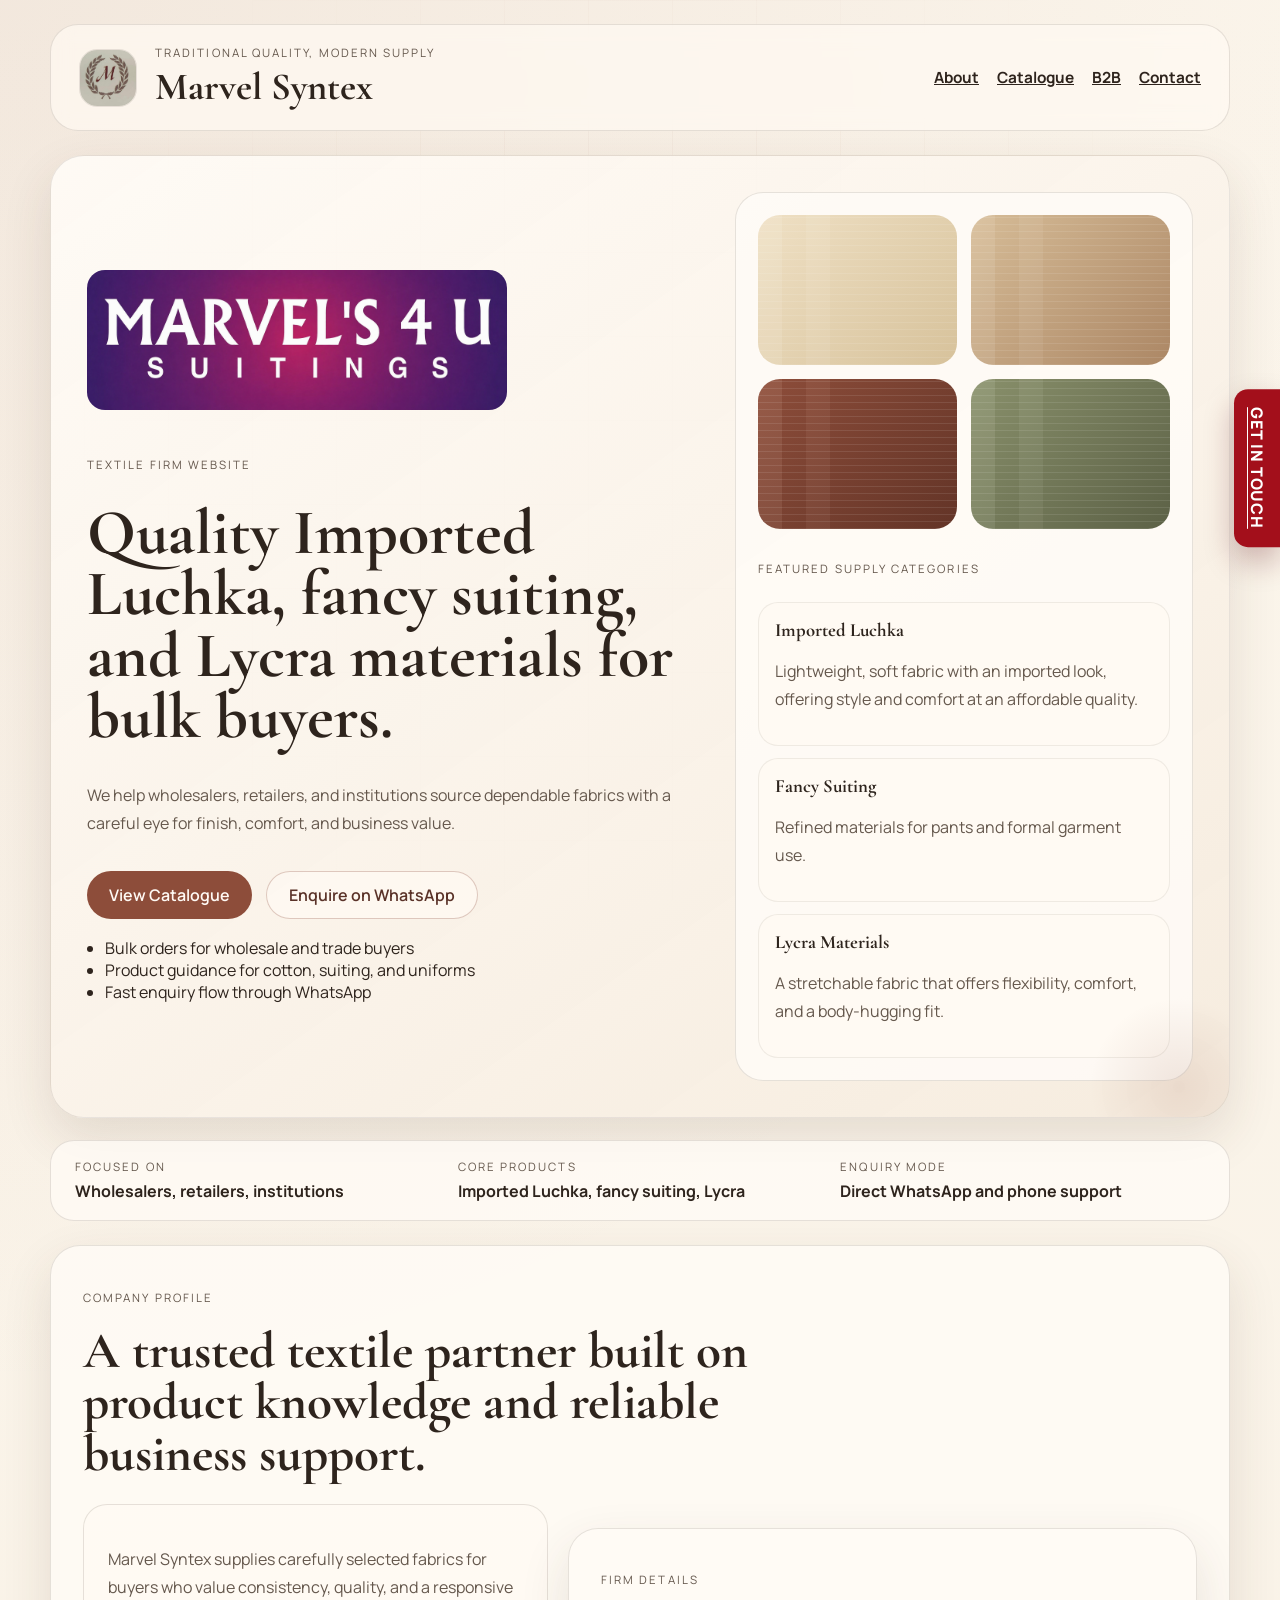
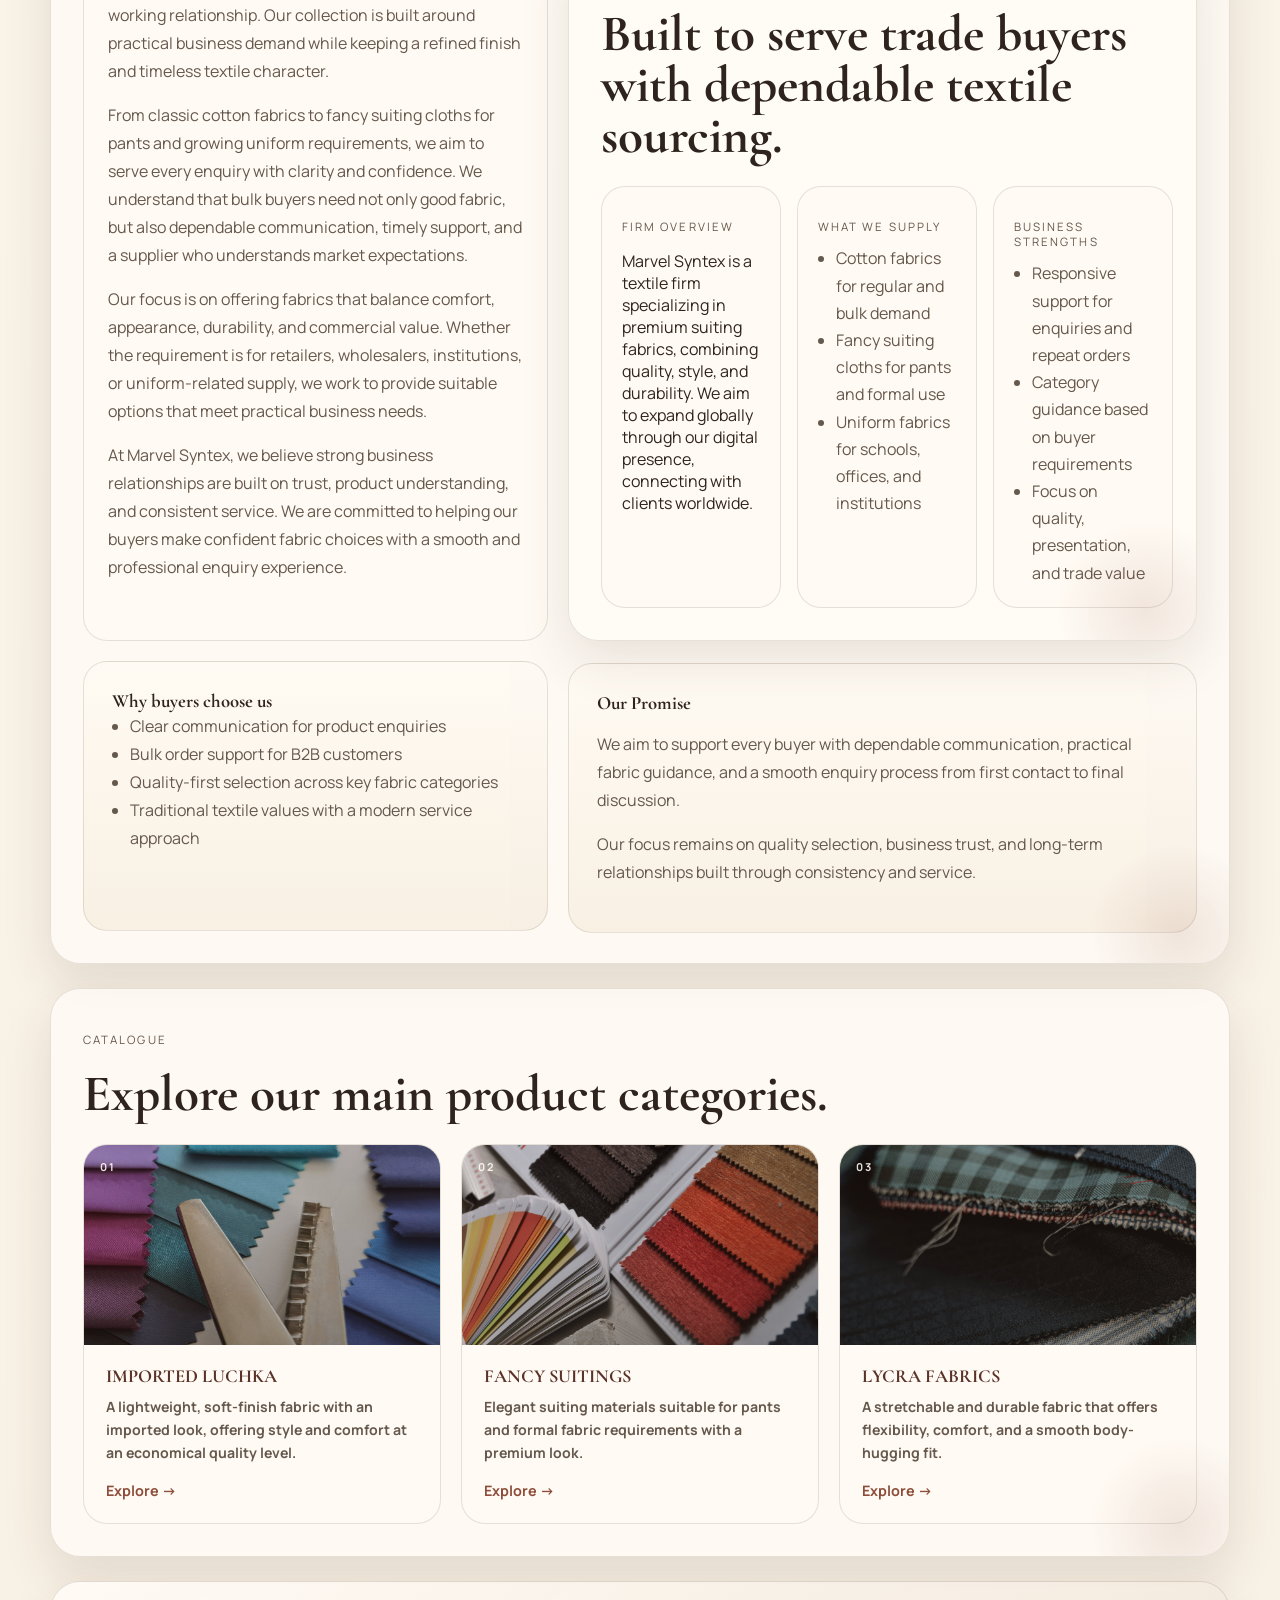
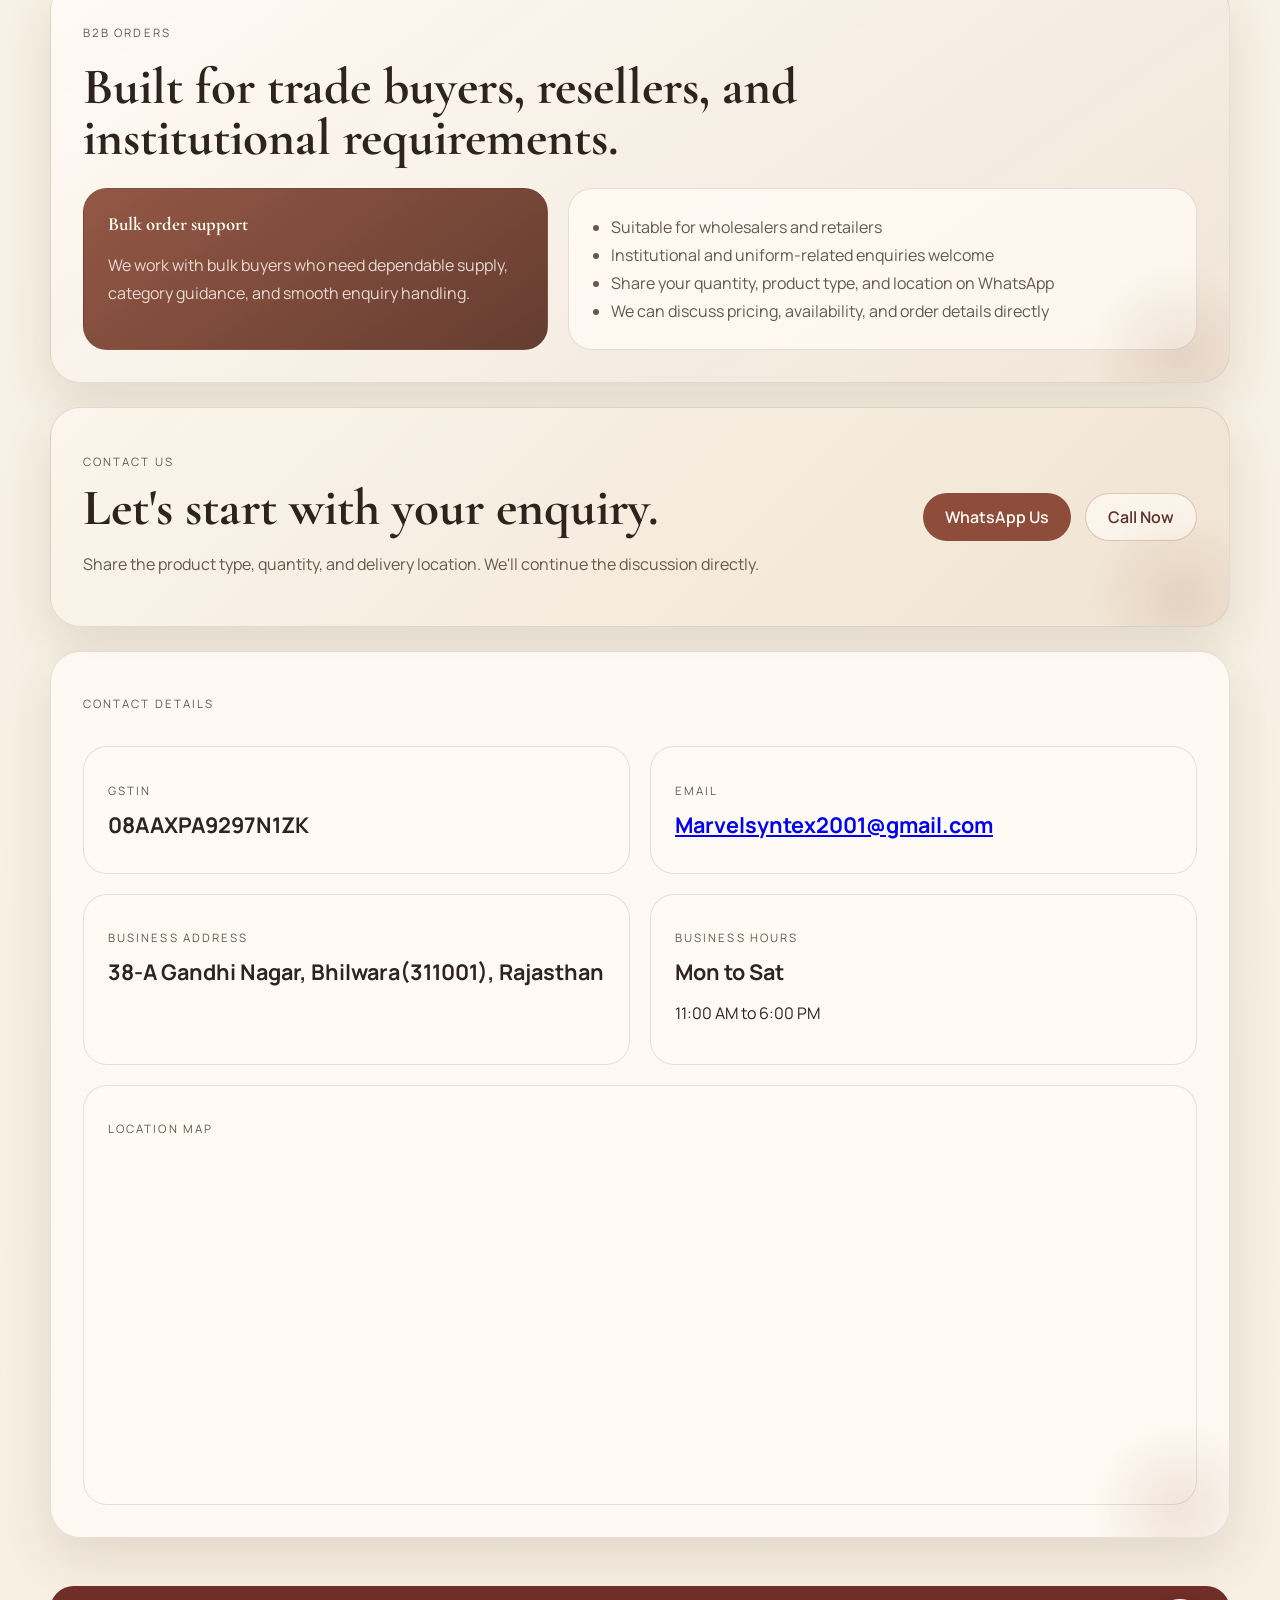
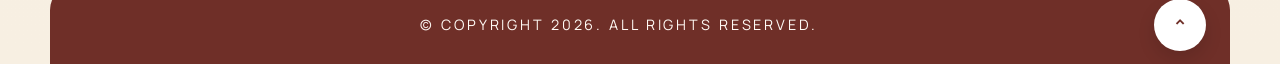
<file: index.html>
<!DOCTYPE html>
<html lang="en">
<head>
  <meta charset="UTF-8">
  <meta name="viewport" content="width=device-width, initial-scale=1.0">
  <title>Marvel's 4 U</title>
  <meta
    name="description"
    content="Trusted textile partner for cotton fabrics, fancy suiting, and uniform materials for wholesalers, retailers, and bulk buyers."
  >
  <link rel="preconnect" href="https://fonts.googleapis.com">
  <link rel="preconnect" href="https://fonts.gstatic.com" crossorigin>
  <link
    href="https://fonts.googleapis.com/css2?family=Cormorant+Garamond:wght@500;600;700&family=Manrope:wght@400;500;600;700&display=swap"
    rel="stylesheet"
  >
   <link rel="icon"  type="images/jpeg" href="picture/marvel_logo.jpeg">
  <link rel="stylesheet" href="index.css">
</head>
<body id="top">
  <a class="floating-contact-tab" href="https://wa.me/918529305099?text=Hello%2C%20I%20want%20to%20discuss%20a%20bulk%20fabric%20order." target="_blank" rel="noreferrer" aria-label="Get in touch">
  <span>Get In Touch</span>
  </a>
  <div class="page-shell">
    <header class="site-header">
      <div class="brand-block">
        <img src="picture/marvel_logo.jpeg" alt="Firm logo" class="brand-logo">
        <div>
          <p class="eyebrow">Traditional quality, modern supply</p>
          <h1>Marvel Syntex</h1>
        </div>
      </div>
      <nav class="site-nav">
        <a href="#about"><b><u>About</u></b></a>
        <a href="#catalogue"><b><u>Catalogue</u></b></a>
        <a href="#b2b"><b><u>B2B</u></b></a>
        <a href="#contact"><b><u>Contact</u></b></a>
      </nav>
    </header>

    <main>
      <section class="hero">
        <div class="hero-copy">
            <img src="picture/marvel_new_banner.png" alt="Marvel banner" class="hero-banner">
            <p class="section-tag">Textile firm website</p>
          <h2>Quality Imported Luchka, fancy suiting, and Lycra materials for bulk buyers.</h2>
          <p class="hero-text">
            We help wholesalers, retailers, and institutions source dependable fabrics with a
            careful eye for finish, comfort, and business value.
          </p>
          <div class="hero-actions">
            <a class="button button-primary" href="#catalogue">View Catalogue</a>
            <a class="button button-secondary" href="https://wa.me/918529305099" target="_blank" rel="noreferrer">
              Enquire on WhatsApp
            </a>
          </div>
          <ul class="hero-points">
            <li>Bulk orders for wholesale and trade buyers</li>
            <li>Product guidance for cotton, suiting, and uniforms</li>
            <li>Fast enquiry flow through WhatsApp</li>
          </ul>
        </div>

        <div class="hero-card">
          <div class="fabric-showcase">
            <div class="swatch swatch-cream"></div>
            <div class="swatch swatch-sand"></div>
            <div class="swatch swatch-maroon"></div>
            <div class="swatch swatch-olive"></div>
          </div>
          <div class="hero-note">
            <p class="note-label">Featured supply categories</p>
            <div class="note-grid">
              <article>
                <h3>Imported Luchka</h3>
                <p>Lightweight, soft fabric with an imported look, offering style and comfort at an affordable quality.</p>
              </article>
              <article>
                <h3>Fancy Suiting</h3>
                <p>Refined materials for pants and formal garment use.</p>
              </article>
              <article>
                <h3>Lycra Materials</h3>
                <p>A stretchable fabric that offers flexibility, comfort, and a body-hugging fit.</p>
              </article>
            </div>
          </div>
        </div>
      </section>

      <section class="info-strip">
        <div>
          <span>Focused on</span>
          <strong>Wholesalers, retailers, institutions</strong>
        </div>
        <div>
          <span>Core products</span>
          <strong>Imported Luchka, fancy suiting, Lycra</strong>
        </div>
        <div>
          <span>Enquiry mode</span>
          <strong>Direct WhatsApp and phone support</strong>
        </div>
      </section>

      <section class="section-block" id="about">
        <div class="section-heading">
          <p class="section-tag">Company Profile</p>
          <h2>A trusted textile partner built on product knowledge and reliable business support.</h2>
        </div>
        <div class="two-column">
          <div class="content-card">
            <p>
              Marvel Syntex supplies carefully selected fabrics for buyers who value consistency,
              quality, and a responsive working relationship. Our collection is built around practical
              business demand while keeping a refined finish and timeless textile character.
            </p>
            <p>
            From classic cotton fabrics to fancy suiting cloths for pants and growing uniform
            requirements, we aim to serve every enquiry with clarity and confidence. We understand
            that bulk buyers need not only good fabric, but also dependable communication, timely
            support, and a supplier who understands market expectations.
            </p>

            <p>
            Our focus is on offering fabrics that balance comfort, appearance, durability, and
            commercial value. Whether the requirement is for retailers, wholesalers, institutions,
            or uniform-related supply, we work to provide suitable options that meet practical
            business needs.
            </p>
            <p>
            At Marvel Syntex, we believe strong business relationships are built on trust,
            product understanding, and consistent service. We are committed to helping our buyers
            make confident fabric choices with a smooth and professional enquiry experience.
            </p>
          </div>
    <section class="section-block">
  <div class="section-heading">
    <p class="section-tag">Firm Details</p>
    <h2>Built to serve trade buyers with dependable textile sourcing.</h2>
  </div>

  <div class="business-grid">
    <article class="business-card">
      <p class="section-tag">Firm Overview</p>
      <!--<h3>Trusted textile business</h3>-->
      <p>
       Marvel Syntex is a textile firm specializing in premium suiting fabrics, combining quality, style, and durability.
        We aim to expand globally through our digital presence, connecting with clients worldwide.
    </article>

    <article class="business-card">
      <p class="section-tag">What We Supply</p>
      <ul class="detail-list">
        <li>Cotton fabrics for regular and bulk demand</li>
        <li>Fancy suiting cloths for pants and formal use</li>
        <li>Uniform fabrics for schools, offices, and institutions</li>
      </ul>
    </article>

    <article class="business-card">
      <p class="section-tag">Business Strengths</p>
      <ul class="detail-list">
        <li>Responsive support for enquiries and repeat orders</li>
        <li>Category guidance based on buyer requirements</li>
        <li>Focus on quality, presentation, and trade value</li>
      </ul>
    </article>
  </div>
</section>
          <div class="content-card bordered-card">
            <h3>Why buyers choose us</h3>
            <ul class="detail-list">
              <li>Clear communication for product enquiries</li>
              <li>Bulk order support for B2B customers</li>
              <li>Quality-first selection across key fabric categories</li>
              <li>Traditional textile values with a modern service approach</li>
            </ul>
          </div>
          <div class="content-card bordered-card quick-facts-card">
           <h3>Our Promise</h3>
            <p>
               We aim to support every buyer with dependable communication, practical fabric guidance,
              and a smooth enquiry process from first contact to final discussion.
            </p>
            <p>
              Our focus remains on quality selection, business trust, and long-term relationships
              built through consistency and service.
            </p>
          </div>
        </div>
      </section>
      <section class="section-block" id="catalogue">
        <div class="section-heading">
          <p class="section-tag">Catalogue</p>
          <h2>Explore our main product categories.</h2>
        </div>
        <div class="catalogue-grid">

  <article class="product-card cat-card">
    <a href="imported_lachka.html" class="product-link">
      <div class="cat-img-wrap">
        <img src="picture/luchka_banner.jpg" alt="Imported Luchka" class="cat-img">
        <div class="cat-img-overlay"></div>
        <span class="cat-number">01</span>
      </div>
      <div class="cat-body">
        <h3>IMPORTED LUCHKA</h3>
        <p>A lightweight, soft-finish fabric with an imported look, offering style and comfort at an economical quality level.</p>
        <span class="cta cat-cta"><b>Explore →</b></span>
      </div>
    </a>
  </article>

  <article class="product-card cat-card">
    <a href="fancy.html" class="product-link">
      <div class="cat-img-wrap">
        <img src="picture/fancy_banner.jpg" alt="Fancy Suitings" class="cat-img">
        <div class="cat-img-overlay"></div>
        <span class="cat-number">02</span>
      </div>
      <div class="cat-body">
        <h3>FANCY SUITINGS</h3>
        <p>Elegant suiting materials suitable for pants and formal fabric requirements with a premium look.</p>
        <span class="cta cat-cta"><b>Explore →</b></span>
      </div>
    </a>
  </article>

  <article class="product-card cat-card">
    <a href="Lycra.html" class="product-link">
      <div class="cat-img-wrap">
        <img src="picture/lycra_banner.jpg" alt="Lycra Fabrics" class="cat-img">
        <div class="cat-img-overlay"></div>
        <span class="cat-number">03</span>
      </div>
      <div class="cat-body">
        <h3>LYCRA FABRICS</h3>
        <p>A stretchable and durable fabric that offers flexibility, comfort, and a smooth body-hugging fit.</p>
        <span class="cta cat-cta"><b>Explore →</b></span>
      </div>
    </a>
  </article>

</div>
      </section>
     
      <section class="section-block b2b-section" id="b2b">
        <div class="section-heading">
          <p class="section-tag">B2B Orders</p>
          <h2>Built for trade buyers, resellers, and institutional requirements.</h2>
        </div>
        <div class="two-column">
          <div class="content-card accent-card">
            <h3>Bulk order support</h3>
            <p>
              We work with bulk buyers who need dependable supply, category guidance, and smooth enquiry handling.
            </p>
          </div>
          <div class="content-card">
            <ul class="detail-list">
              <li>Suitable for wholesalers and retailers</li>
              <li>Institutional and uniform-related enquiries welcome</li>
              <li>Share your quantity, product type, and location on WhatsApp</li>
              <li>We can discuss pricing, availability, and order details directly</li>
            </ul>
          </div>
        </div>
      </section>
      <section class="contact-banner" id="contact">
        <div>
          <p class="section-tag">Contact Us</p>
          <h2>Let's start with your enquiry.</h2>
          <p>
            Share the product type, quantity, and delivery location. We'll continue the discussion directly.
          </p>
        </div>
        <div class="contact-actions">
          <a class="button button-primary" href="https://wa.me/918529305099?text=Hello%2C%20I%20want%20to%20discuss%20a%20bulk%20fabric%20order." target="_blank" rel="noreferrer">
            WhatsApp Us
          </a>
          <a class="button button-secondary" href="tel:+918529305099">Call Now</a>
        </div>
      </section>
<section class="section-block contact-details-section">
  <div class="section-heading">
    <p class="section-tag">Contact Details</p>
    <!--<h2>Make it easy for buyers to reach your firm in the way they prefer.</h2>-->
  </div>

  <div class="contact-grid">
    <article class="contact-card">
      <p class="section-tag">GSTIN</p>
      <h3>08AAXPA9297N1ZK</h3>
      <!--<p>Replace this with your business phone number.</p>-->
    </article>

    <article class="contact-card">
      <p class="section-tag">Email</p>
      <h3>
          <a href="mailto:Marvelsyntex2001@gmail.com">
            Marvelsyntex2001@gmail.com
          </a>
      </h3>
      <!--<p>Add your business email for wholesale and retailer enquiries.</p>-->
    </article>

    <article class="contact-card">
      <p class="section-tag">Business Address</p>
      <h3>38-A Gandhi Nagar, Bhilwara(311001), Rajasthan</h3>
      <!--<p>Add your shop, office, or warehouse address here.</p>-->
    </article>

    <article class="contact-card">
      <p class="section-tag">Business Hours</p>
      <h3>Mon to Sat</h3>
      <p>11:00 AM to 6:00 PM</p>
    </article>
  </div>
<div class="map-card">
  <p class="section-tag">Location Map</p>
  <iframe
    src="https://www.google.com/maps/embed?pb=!1m18!1m12!1m3!1d3605.7165465173853!2d74.61508197538676!3d25.347290977614676!2m3!1f0!2f0!3f0!3m2!1i1024!2i768!4f13.1!3m3!1m2!1s0x3968c241f68e60a7%3A0xf1ff577064244f84!2sMarvel%20Square%2C%2038-A%2C%20opposite%20Shiv%20Charan%20Mathur%20House%2C%20Mahaveer%20Colony%2C%20Gandhi%20Nagar%2C%20Bhilwara%2C%20Rajasthan%20311001!5e0!3m2!1sen!2sin!4v1776105675534!5m2!1sen!2sin">
    width="100%"
    height="320"
    style="border:0;"
    allowfullscreen=""
    loading="lazy"
    referrerpolicy="no-referrer-when-downgrade">
  </iframe>
</div>
</div>
</section>
    </main>
  </div>
  <footer class="site-footer">
  <p>&copy; Copyright 2026. All rights reserved.</p>
  <a href="#top" class="back-to-top">&#94;</a>
</footer>
</body>
</html>
</file>
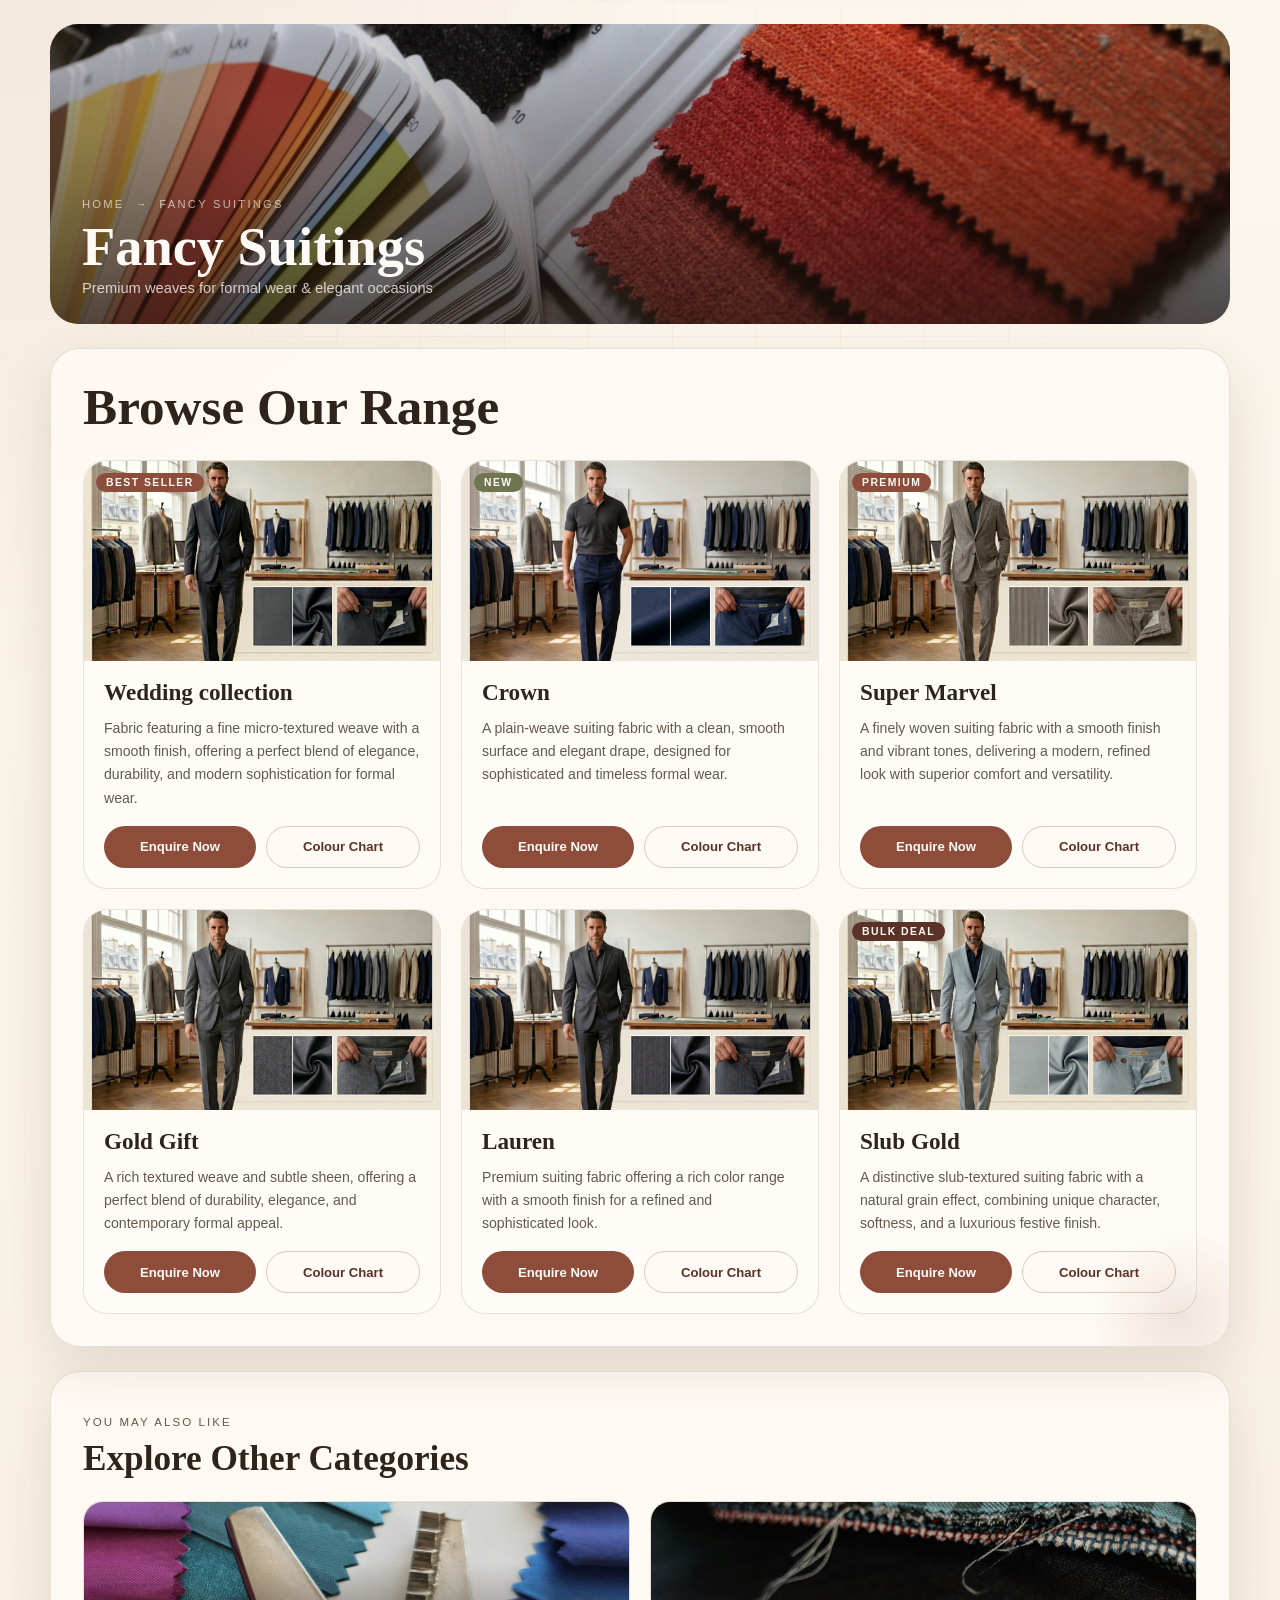
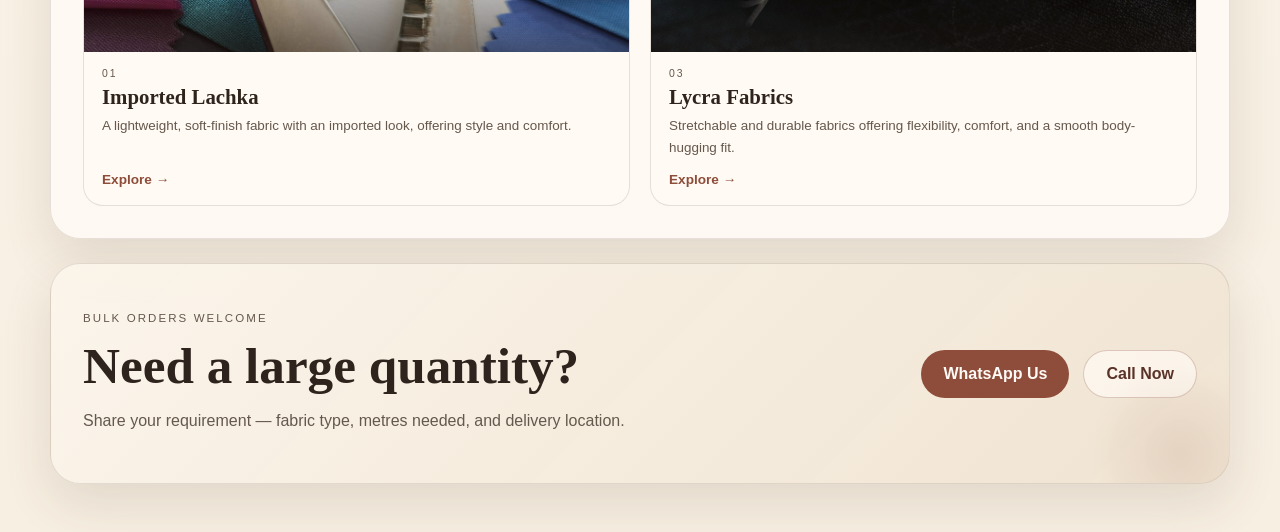
<file: fancy.html>
<!DOCTYPE html>
<html lang="en">
<head>
  <meta charset="UTF-8">
  <meta name="viewport" content="width=device-width, initial-scale=1.0">
  <title>Fancy Suitings</title>
  <link rel="stylesheet" href="index.css">
  <link rel="icon"  type="images/jpeg" href="picture/marvel_logo.jpeg">
</head>
<body>
   <div class="page-shell">

  <div class="cat-hero-banner">
    <img src="picture/fancy_banner.jpg" alt="Fancy suiting fabric">
    <div class="banner-overlay"></div>
    <div class="banner-content">
      <p class="banner-breadcrumb"><a href="index.html">Home</a> &nbsp;→&nbsp; Fancy Suitings</p>
      <h1>Fancy Suitings</h1>
      <p class="banner-tagline">Premium weaves for formal wear &amp; elegant occasions</p>
    </div>
  </div>
    <!-- NEW: Product Cards -->
    <section class="section-block" style="margin-top:24px;">
      <div class="section-heading">
        <h2>Browse Our Range</h2>
      </div>
      <div class="products-grid">

        <article class="pcard" data-category="formal">
          <div class="pcard-img-wrap">
            <img src="picture/wedding collection.jpeg" alt="Wedding Collection" class="pcard-img">
            <span class="pcard-badge">Best Seller</span>
          </div>
          <div class="pcard-body">
            <h3 class="pcard-name">Wedding collection</h3>
            <p class="pcard-desc">Fabric featuring a fine micro-textured weave with a smooth finish, offering a perfect blend of elegance, durability, and modern sophistication for formal wear.</p>
            <div class="pcard-actions">
              <a class="pcard-btn pcard-enquire" href="https://wa.me/918529305099?text=Hello%2C%20I%20want%20to%20enquire%20about%20Wedding%20Collection." target="_blank" rel="noreferrer">Enquire Now</a>
              <a class="pcard-btn pcard-call" href="picture/weddingcollection.pdf" target="_blank">Colour Chart</a>
            </div>
          </div>
        </article>
        <article class="pcard" data-category="trouser">
          <div class="pcard-img-wrap">
             <img src="picture/crown 2.jpeg" alt="Crown" class="pcard-img">
            <span class="pcard-badge" style="background:#6f7550;">New</span>
          </div>
          <div class="pcard-body">
            <h3 class="pcard-name">Crown</h3>
            <p class="pcard-desc">A plain-weave suiting fabric with a clean, smooth surface and elegant drape, designed for sophisticated and timeless formal wear.</p>
            <div class="pcard-actions">
              <a class="pcard-btn pcard-enquire" href="https://wa.me/918529305099?text=Hello%2C%20I%20want%20to%20enquire%20about%20Crown." target="_blank" rel="noreferrer">Enquire Now</a>
              <a class="pcard-btn pcard-call" href="picture/crown .pdf" target="_blank">Colour Chart</a>
            </div>
          </div>
        </article>

        <article class="pcard" data-category="premium">
          <div class="pcard-img-wrap">
            <img src="picture/super marvel.jpeg" alt="Super Marvel" class="pcard-img">
            <span class="pcard-badge">Premium</span>
          </div>
          <div class="pcard-body">
            <h3 class="pcard-name">Super Marvel</h3>
            <p class="pcard-desc">A finely woven suiting fabric with a smooth finish and vibrant tones, delivering a modern, refined look with superior comfort and versatility.</p>
            
            <div class="pcard-actions">
              <a class="pcard-btn pcard-enquire" href="https://wa.me/918529305099?text=Hello%2C%20I%20want%20to%20enquire%20about%20Maroon%20Fancy%20Suiting." target="_blank" rel="noreferrer">Enquire Now</a>
              <a class="pcard-btn pcard-call" href="picture/Super Marvel .pdf" target="_blank">Colour Chart</a>
            </div>
          </div>
        </article>
        <article class="pcard" data-category="trouser">
          <div class="pcard-img-wrap">
            <img src="picture/gold gift.jpeg" alt="Gold Gift" class="pcard-img">
          </div>
          <div class="pcard-body">
            <h3 class="pcard-name">Gold Gift</h3>
            <p class="pcard-desc">A rich textured weave and subtle sheen, offering a perfect blend of durability, elegance, and contemporary formal appeal.</p>
            <div class="pcard-actions">
              <a class="pcard-btn pcard-enquire" href="https://wa.me/918529305099?text=Hello%2C%20I%20want%20to%20enquire%20about%20Gold%20Gift." target="_blank" rel="noreferrer">Enquire Now</a>
              <a class="pcard-btn pcard-call" href="picture/Gold Gift.pdf" target="_blank">Colour Chart</a>
            </div>
          </div>
        </article>

        <article class="pcard" data-category="formal">
          <div class="pcard-img-wrap">
            <img src="picture/lauren.jpeg" alt="Lauren" class="pcard-img">
          </div>
          <div class="pcard-body">
            <h3 class="pcard-name">Lauren</h3>
            <p class="pcard-desc">Premium suiting fabric offering a rich color range with a smooth finish for a refined and sophisticated look.</p>
            
            <div class="pcard-actions">
              <a class="pcard-btn pcard-enquire" href="https://wa.me/918529305099?text=Hello%2C%20I%20want%20to%20enquire%20about%20Navy%20Blue%20Formal%20Suiting." target="_blank" rel="noreferrer">Enquire Now</a>
              <a class="pcard-btn pcard-call" href="picture/Lauren.pdf" target="_blank">Colour Chart</a>
            </div>
          </div>
        </article>

        <article class="pcard" data-category="premium">
          <div class="pcard-img-wrap">
            <img src="picture/slub gold.jpeg" alt="Slub Gold" class="pcard-img">
            <span class="pcard-badge" style="background:#5a3228;">Bulk Deal</span>
          </div>
          <div class="pcard-body">
            <h3 class="pcard-name">Slub Gold</h3>
            <p class="pcard-desc">A distinctive slub-textured suiting fabric with a natural grain effect, combining unique character, softness, and a luxurious festive finish.</p>
            
            <div class="pcard-actions">
              <a class="pcard-btn pcard-enquire" href="https://wa.me/918529305099?text=Hello%2C%20I%20want%20to%20enquire%20about%20Slub%20Gold." target="_blank" rel="noreferrer">Enquire Now</a>
              <a class="pcard-btn pcard-call" href="picture/slub gold .pdf" target="_blank">Colour Chart</a>
            </div>
          </div>
        </article>

      </div>
    </section>
    <section class="also-like-section">
  <p class="section-tag">You May Also Like</p>
  <h2 style="font-family:'Cormorant Garamond',serif;font-size:clamp(1.6rem,3vw,2.2rem);margin:4px 0 0;">Explore Other Categories</h2>
  <div class="also-like-grid">

    <a class="also-like-card" href="imported_lachka.html">
      <div class="also-like-img-wrap">
        <img src="picture/luchka_banner.jpg" alt="Imported Luchka">
        <div class="al-overlay"></div>
      </div>
      <div class="also-like-body">
        <span class="al-num">01</span>
        <h3>Imported Lachka</h3>
        <p>A lightweight, soft-finish fabric with an imported look, offering style and comfort.</p>
        <span class="al-cta">Explore →</span>
      </div>
    </a>

    <a class="also-like-card" href="Lycra.html">
      <div class="also-like-img-wrap">
        <img src="picture/lycra_banner.jpg" alt="Lycra Fabrics">
        <div class="al-overlay"></div>
      </div>
      <div class="also-like-body">
        <span class="al-num">03</span>
        <h3>Lycra Fabrics</h3>
        <p>Stretchable and durable fabrics offering flexibility, comfort, and a smooth body-hugging fit.</p>
        <span class="al-cta">Explore →</span>
      </div>
    </a>

  </div>
</section>
    <!-- Bulk Order Banner -->
    <section class="contact-banner" style="margin-top:24px;">
      <div>
        <p class="section-tag">Bulk Orders Welcome</p>
        <h2>Need a large quantity?</h2>
        <p>Share your requirement — fabric type, metres needed, and delivery location.</p>
      </div>
      <div class="contact-actions">
        <a class="button button-primary" href="https://wa.me/918529305099?text=Hello%2C%20I%20want%20to%20place%20a%20bulk%20order%20for%20Fancy%20Suiting." target="_blank" rel="noreferrer">WhatsApp Us</a>
        <a class="button button-secondary" href="tel:+918529305099">Call Now</a>
      </div>
    </section>

  </div>

  <script>
    function filterCards(cat, btn) {
      document.querySelectorAll('.filter-btn').forEach(b => b.classList.remove('active'));
      btn.classList.add('active');
      document.querySelectorAll('.pcard').forEach(card => {
        card.style.display = (cat === 'all' || card.dataset.category === cat) ? '' : 'none';
      });
    }
  </script>
    </section>
  </div>
</body>
</html>
</file>
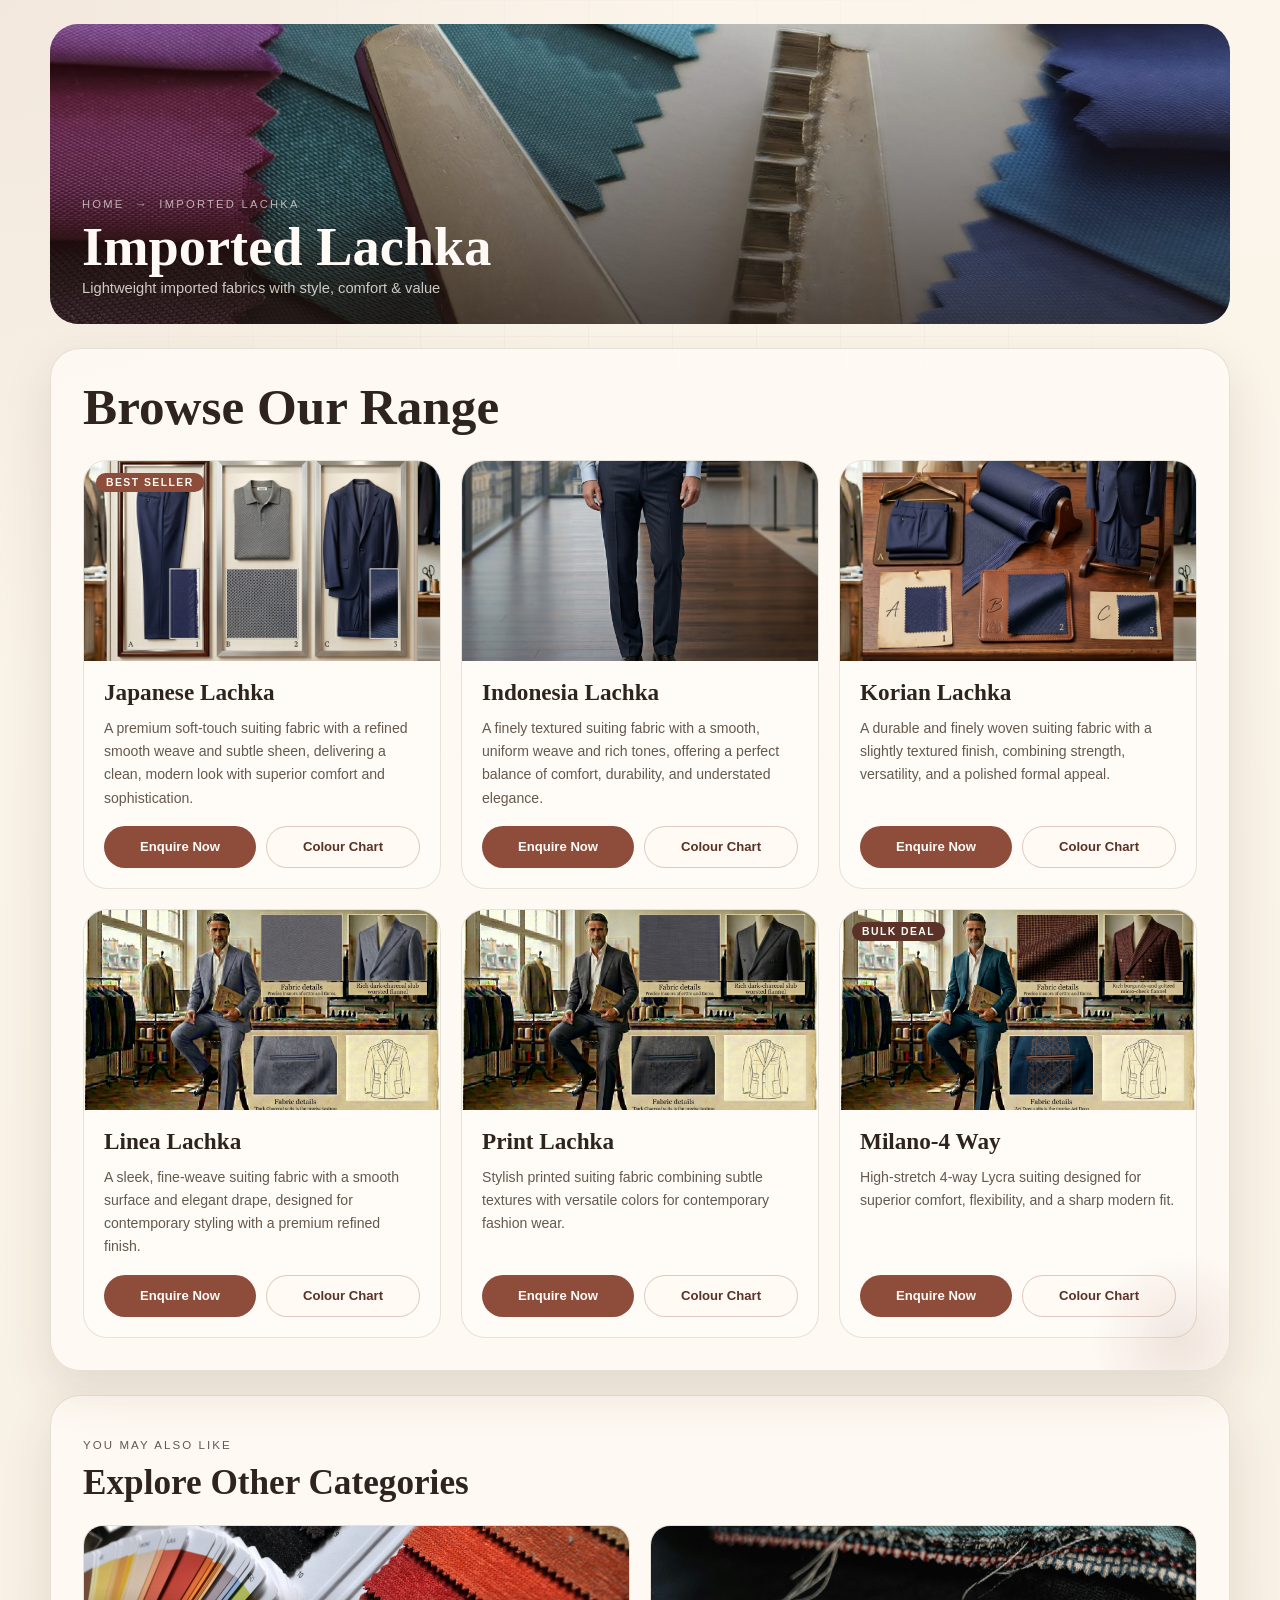
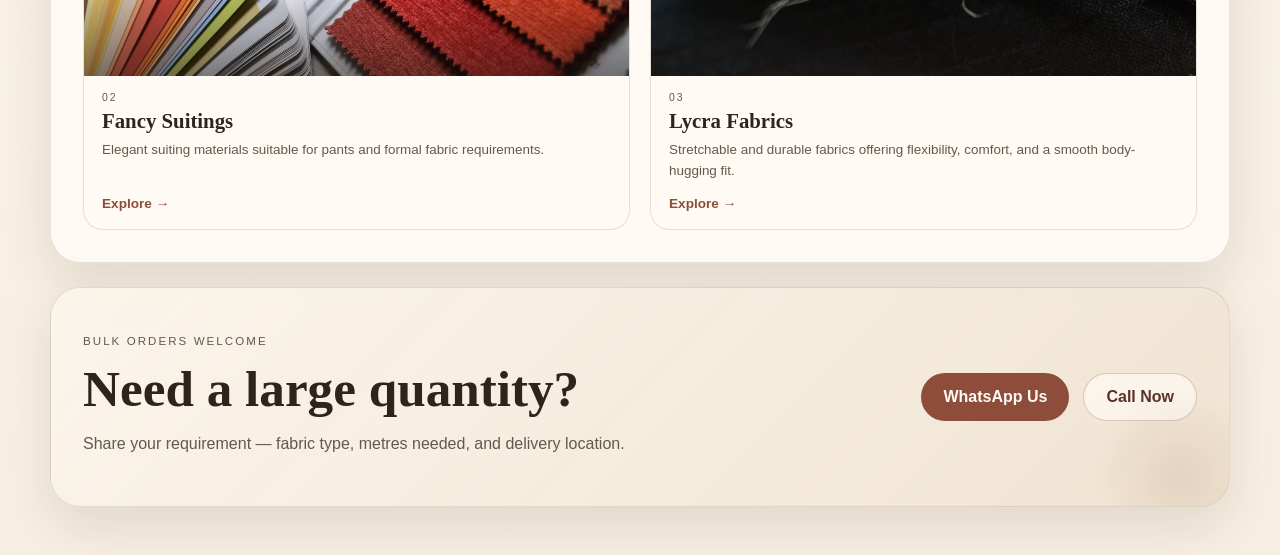
<file: imported_lachka.html>
<!DOCTYPE html>
<html lang="en">
<head>
  <meta charset="UTF-8">
  <meta name="viewport" content="width=device-width, initial-scale=1.0">
  <title>IMPORTED LUCHKA</title>
  <link rel="stylesheet" href="index.css">
  <link rel="icon"  type="images/jpeg" href="picture/marvel_logo.jpeg">
</head>
<body>
  <div class="page-shell">

  <div class="cat-hero-banner">
    <img src="picture/luchka_banner.jpg" alt="Imported Luchka fabric">
    <div class="banner-overlay"></div>
    <div class="banner-content">
      <p class="banner-breadcrumb"><a href="index.html">Home</a> &nbsp;→&nbsp; Imported Lachka</p>
      <h1>Imported Lachka</h1>
      <p class="banner-tagline">Lightweight imported fabrics with style, comfort &amp; value</p>
    </div>
  </div>
    <!-- NEW: Product Cards -->
    <section class="section-block" style="margin-top:24px;">
      <div class="section-heading">
        <h2>Browse Our Range</h2>
      </div>
      <div class="products-grid">

        <article class="pcard" data-category="formal">
          <div class="pcard-img-wrap">
          <img src="picture/lachka.jpeg" alt="Japanese Lachka fabric" class="pcard-img">
          <span class="pcard-badge">Best Seller</span>
          </div>
          <div class="pcard-body">
            <h3 class="pcard-name">Japanese Lachka</h3>
            <p class="pcard-desc">A premium soft-touch suiting fabric with a refined smooth weave and subtle sheen, delivering a clean, modern look with superior comfort and sophistication.</p>
            <div class="pcard-actions">
              <a class="pcard-btn pcard-enquire" href="https://wa.me/918529305099?text=Hello%2C%20I%20want%20to%20enquire%20about%20Japanese%20Lachka." target="_blank" rel="noreferrer">Enquire Now</a>
              <a class="pcard-btn pcard-call" href="picture/Japanese Lachka .pdf" target="_blank">Colour Chart</a>
            </div>
          </div>
        </article>

        <article class="pcard" data-category="trouser">
          <div class="pcard-img-wrap">
            <img src="picture/lachka2.jpeg" alt="Indonesia Lachka fabric" class="pcard-img">
          </div>
          <div class="pcard-body">
            <h3 class="pcard-name">Indonesia Lachka</h3>
            <p class="pcard-desc">A finely textured suiting fabric with a smooth, uniform weave and rich tones, offering a perfect balance of comfort, durability, and understated elegance.</p>
            <div class="pcard-actions">
              <a class="pcard-btn pcard-enquire" href="https://wa.me/918529305099?text=Hello%2C%20I%20want%20to%20enquire%20about%20Indonesia%20Lachka" target="_blank" rel="noreferrer">Enquire Now</a>
              <a class="pcard-btn pcard-call" href="picture/Indonesia Lachka .pdf" target="_blank">Colour Chart</a>
            </div>
          </div>
        </article>

        <article class="pcard" data-category="premium">
          <div class="pcard-img-wrap">
            <img src="picture/korian lachka.jpeg" alt="Korian Lachka" class="pcard-img">
          </div>
          <div class="pcard-body">
            <h3 class="pcard-name">Korian Lachka</h3>
            <p class="pcard-desc">A durable and finely woven suiting fabric with a slightly textured finish, combining strength, versatility, and a polished formal appeal.</p>
            
            <div class="pcard-actions">
              <a class="pcard-btn pcard-enquire" href="https://wa.me/918529305099?text=Hello%2C%20I%20want%20to%20enquire%20about%20Korian%20Lachka" target="_blank" rel="noreferrer">Enquire Now</a>
              <a class="pcard-btn pcard-call" href="picture/KORIAN Lachka.pdf" target="_blank">Colour Chart</a>
            </div>
          </div>
        </article>

        <article class="pcard" data-category="trouser">
          <div class="pcard-img-wrap">
            <img src="picture/linea lachka.jpeg" alt="Linea Lachka" class="pcard-img">
          </div>
          <div class="pcard-body">
            <h3 class="pcard-name">Linea Lachka</h3>
            <p class="pcard-desc">A sleek, fine-weave suiting fabric with a smooth surface and elegant drape, designed for contemporary styling with a premium refined finish.</p>
            <div class="pcard-actions">
              <a class="pcard-btn pcard-enquire" href="https://wa.me/918529305099?text=Hello%2C%20I%20want%20to%20enquire%20about%20Linea%20Lachka." target="_blank" rel="noreferrer">Enquire Now</a>
              <a class="pcard-btn pcard-call" href="picture/Linea Lachka.pdf" target="_blank">Colour Chart</a>
            </div>
          </div>
        </article>

        <article class="pcard" data-category="formal">
          <div class="pcard-img-wrap">
            <img src="picture/print lachka.jpeg" alt="Print Lachka" class="pcard-img">
          </div>
          <div class="pcard-body">
            <h3 class="pcard-name">Print Lachka</h3>
            <p class="pcard-desc">Stylish printed suiting fabric combining subtle textures with versatile colors for contemporary fashion wear.</p>
            
            <div class="pcard-actions">
              <a class="pcard-btn pcard-enquire" href="https://wa.me/918529305099?text=Hello%2C%20I%20want%20to%20enquire%20about%20Print%20Lachka." target="_blank" rel="noreferrer">Enquire Now</a>
              <a class="pcard-btn pcard-call" href="picture/Print Lachka .pdf" target="_blank">Colour Chart</a>
            </div>
          </div>
        </article>

        <article class="pcard" data-category="premium">
          <div class="pcard-img-wrap">
            <img src="picture/LYCRA MILANO.jpeg" alt="Milano-4 Way" class="pcard-img">
            <span class="pcard-badge" style="background:#5a3228;">Bulk Deal</span>
          </div>
          <div class="pcard-body">
            <h3 class="pcard-name">Milano-4 Way</h3>
            <p class="pcard-desc">High-stretch 4-way Lycra suiting designed for superior comfort, flexibility, and a sharp modern fit.</p>
            <div class="pcard-actions">
              <a class="pcard-btn pcard-enquire" href="https://wa.me/918529305099?text=Hello%2C%20I%20want%20to%20enquire%20about%20Dark%20Brown%20Fancy%20Suiting." target="_blank" rel="noreferrer">Enquire Now</a>
              <a class="pcard-btn pcard-call" href="picture/Lycra Milano-4 way.pdf" target="_blank">Colour Chart</a>
            </div>
          </div>
        </article>

      </div>
    </section>
    <section class="also-like-section">
  <p class="section-tag">You May Also Like</p>
  <h2 style="font-family:'Cormorant Garamond',serif;font-size:clamp(1.6rem,3vw,2.2rem);margin:4px 0 0;">Explore Other Categories</h2>
  <div class="also-like-grid">

    <a class="also-like-card" href="fancy.html">
      <div class="also-like-img-wrap">
        <img src="picture/fancy_banner.jpg" alt="Fancy Suitings">
        <div class="al-overlay"></div>
      </div>
      <div class="also-like-body">
        <span class="al-num">02</span>
        <h3>Fancy Suitings</h3>
        <p>Elegant suiting materials suitable for pants and formal fabric requirements.</p>
        <span class="al-cta">Explore →</span>
      </div>
    </a>

    <a class="also-like-card" href="Lycra.html">
      <div class="also-like-img-wrap">
        <img src="picture/lycra_banner.jpg" alt="Lycra Fabrics">
        <div class="al-overlay"></div>
      </div>
      <div class="also-like-body">
        <span class="al-num">03</span>
        <h3>Lycra Fabrics</h3>
        <p>Stretchable and durable fabrics offering flexibility, comfort, and a smooth body-hugging fit.</p>
        <span class="al-cta">Explore →</span>
      </div>
    </a>

  </div>
</section>
    <!-- Bulk Order Banner -->
    <section class="contact-banner" style="margin-top:24px;">
      <div>
        <p class="section-tag">Bulk Orders Welcome</p>
        <h2>Need a large quantity?</h2>
        <p>Share your requirement — fabric type, metres needed, and delivery location.</p>
      </div>
      <div class="contact-actions">
        <a class="button button-primary" href="https://wa.me/918529305099?text=Hello%2C%20I%20want%20to%20place%20a%20bulk%20order%20for%20Fancy%20Suiting." target="_blank" rel="noreferrer">WhatsApp Us</a>
        <a class="button button-secondary" href="tel:+918529305099">Call Now</a>
      </div>
    </section>

  </div>

  <script>
    function filterCards(cat, btn) {
      document.querySelectorAll('.filter-btn').forEach(b => b.classList.remove('active'));
      btn.classList.add('active');
      document.querySelectorAll('.pcard').forEach(card => {
        card.style.display = (cat === 'all' || card.dataset.category === cat) ? '' : 'none';
      });
    }
  </script>
    </section>
  </div>
</body>
</html>
</file>
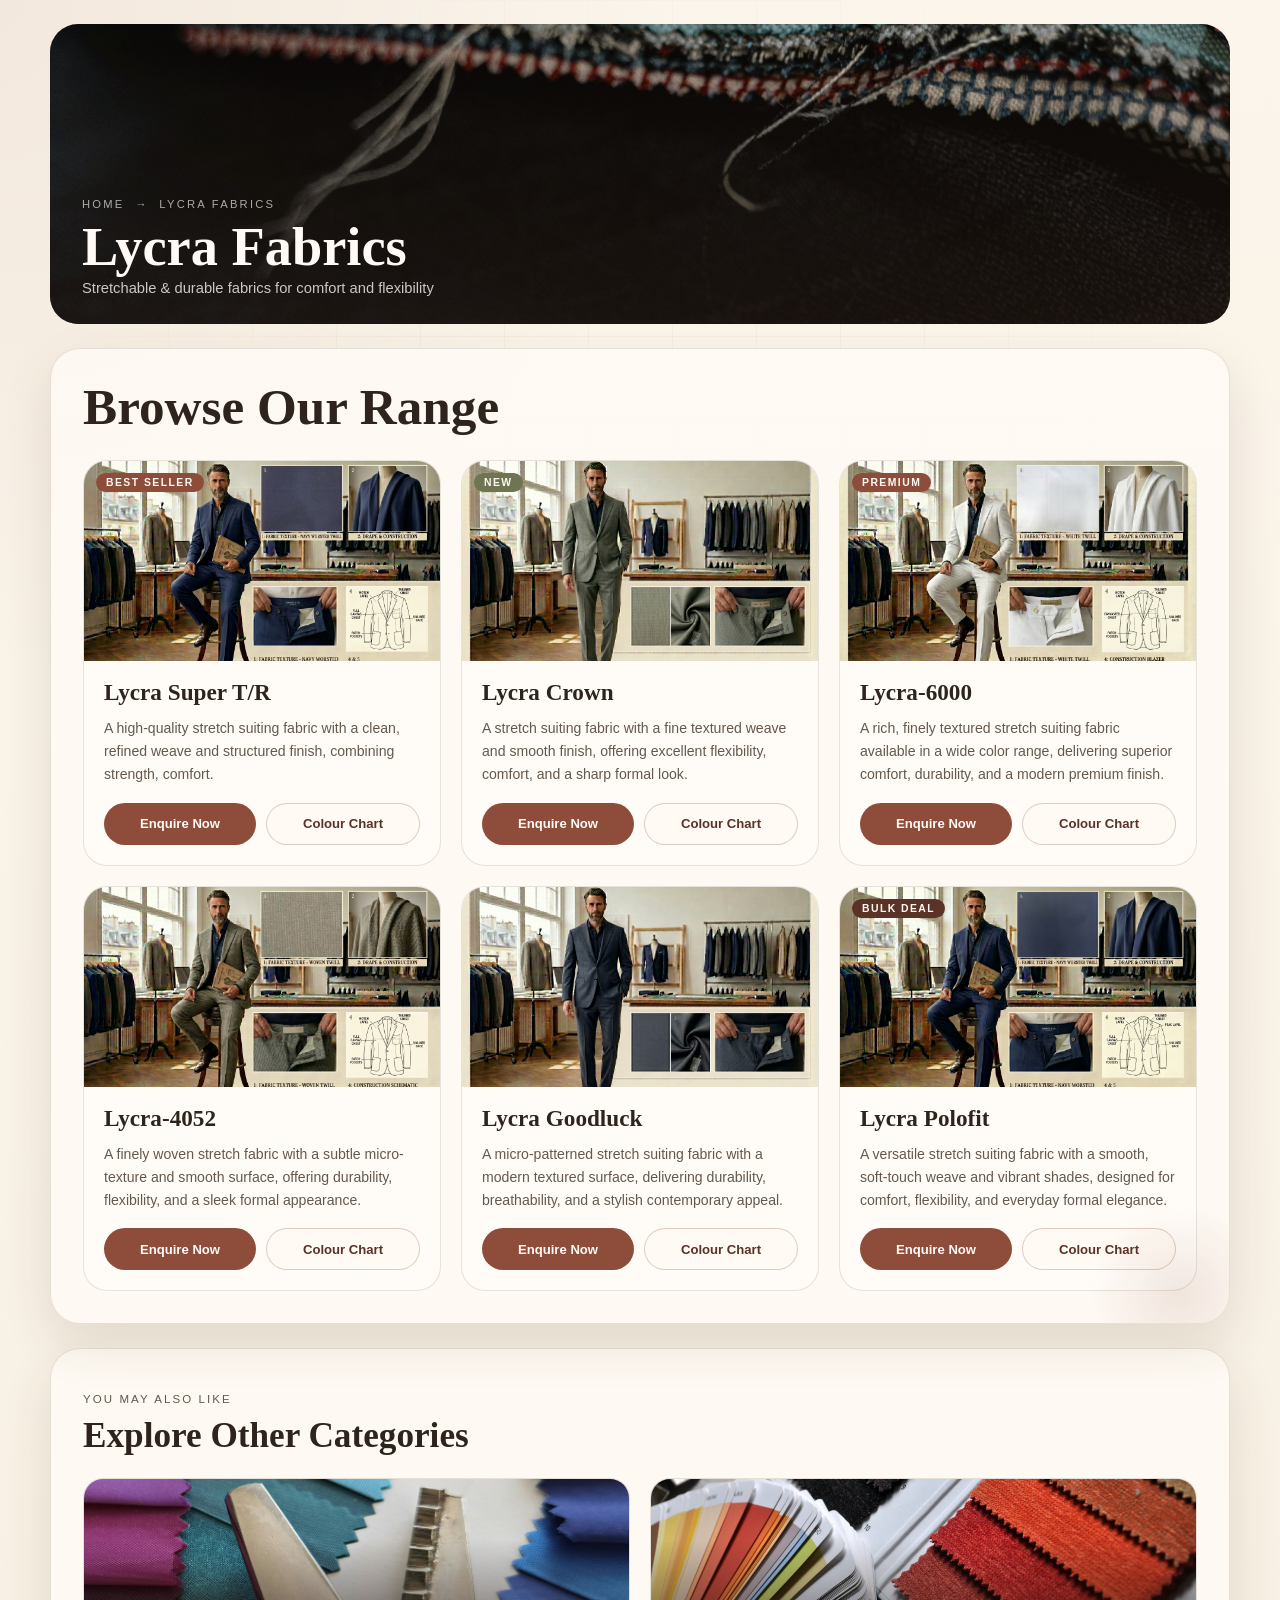
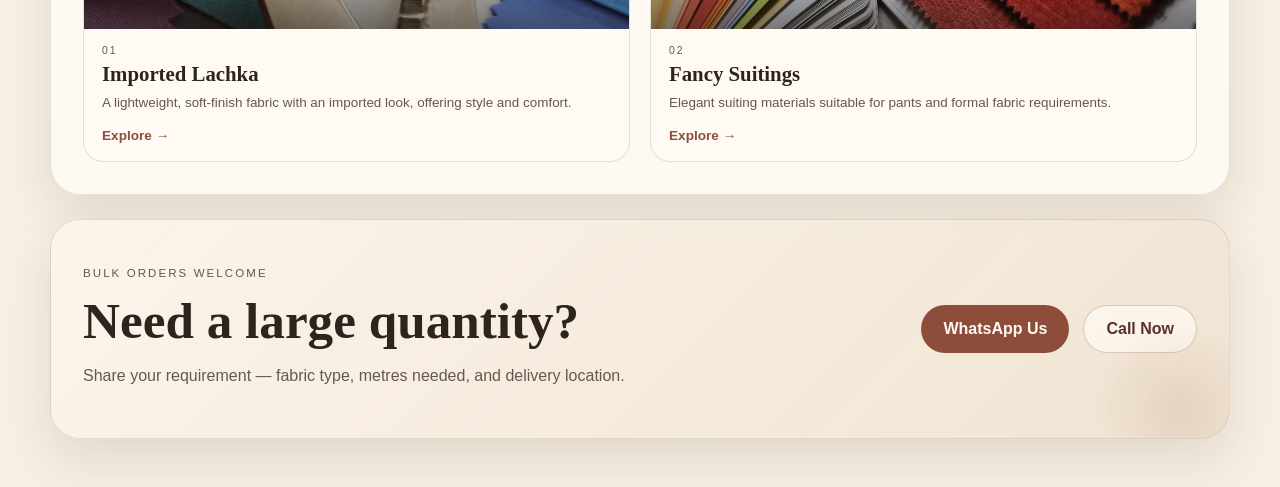
<file: Lycra.html>
<!DOCTYPE html>
<html lang="en">
<head>
  <meta charset="UTF-8">
  <meta name="viewport" content="width=device-width, initial-scale=1.0">
  <title>LYCRA FABRICS</title>
  <link rel="stylesheet" href="index.css">
  <link rel="icon"  type="images/jpeg" href="picture/marvel_logo.jpeg">
</head>
<body>
  <div class="page-shell">

  <div class="cat-hero-banner">
    <img src="picture/lycra_banner.jpg" alt="Lycra fabric swatches">
    <div class="banner-overlay"></div>
    <div class="banner-content">
      <p class="banner-breadcrumb"><a href="index.html">Home</a> &nbsp;→&nbsp; Lycra Fabrics</p>
      <h1>Lycra Fabrics</h1>
      <p class="banner-tagline">Stretchable &amp; durable fabrics for comfort and flexibility</p>
    </div>
  </div>
  <!-- NEW: Product Cards -->
    <section class="section-block" style="margin-top:24px;">
      <div class="section-heading">
        <h2>Browse Our Range</h2>
      </div>
      <div class="products-grid">

        <article class="pcard" data-category="formal">
          <div class="pcard-img-wrap">
            <img src="picture/LYCRA SUPER TR.jpeg" alt="Lycra Super T/R" class="pcard-img">
            <span class="pcard-badge">Best Seller</span>
          </div>
          <div class="pcard-body">
            <h3 class="pcard-name">Lycra Super T/R</h3>
            <p class="pcard-desc">A high-quality stretch suiting fabric with a clean, refined weave and structured finish, combining strength, comfort.</p>
            <div class="pcard-actions">
              <a class="pcard-btn pcard-enquire" href="https://wa.me/918529305099?text=Hello%2C%20I%20want%20to%20enquire%20about%20Lycra%20Super%20T/R." target="_blank" rel="noreferrer">Enquire Now</a>
              <a class="pcard-btn pcard-call" href="picture/Lycra super T-R.pdf" target="_blank">Colour Chart</a>
            </div>
          </div>
        </article>

        <article class="pcard" data-category="trouser">
          <div class="pcard-img-wrap">
            <img src="picture/LYCRA CROWN.jpeg" alt="Lycra Crown" class="pcard-img">
            <span class="pcard-badge" style="background:#6f7550;">New</span>
          </div>
          <div class="pcard-body">
            <h3 class="pcard-name">Lycra Crown</h3>
            <p class="pcard-desc">A stretch suiting fabric with a fine textured weave and smooth finish, offering excellent flexibility, comfort, and a sharp formal look.</p>
            
            <div class="pcard-actions">
              <a class="pcard-btn pcard-enquire" href="https://wa.me/918529305099?text=Hello%2C%20I%20want%20to%20enquire%20about%20OLycra%20Crown." target="_blank" rel="noreferrer">Enquire Now</a>
              <a class="pcard-btn pcard-call" href="picture/Lycra Crown.pdf" target="_blank">Colour Chart</a>
            </div>
          </div>
        </article>

        <article class="pcard" data-category="premium">
          <div class="pcard-img-wrap">
            <img src="picture/LYCRA-6000.jpeg" alt="Lycra - 6000" class="pcard-img">
            <span class="pcard-badge">Premium</span>
          </div>
          <div class="pcard-body">
            <h3 class="pcard-name">Lycra-6000</h3>
            <p class="pcard-desc">A rich, finely textured stretch suiting fabric available in a wide color range, delivering superior comfort, durability, and a modern premium finish.</p>
            
            <div class="pcard-actions">
              <a class="pcard-btn pcard-enquire" href="https://wa.me/918529305099?text=Hello%2C%20I%20want%20to%20enquire%20about%20Lycra%206000." target="_blank" rel="noreferrer">Enquire Now</a>
              <a class="pcard-btn pcard-call" href="picture/lycra6000.pdf" target="_blank">Colour Chart</a>
            </div>
          </div>
        </article>

        <article class="pcard" data-category="trouser">
          <div class="pcard-img-wrap">
            <img src="picture/LYCRA-4052.jpeg" alt="Lycra-4052" class="pcard-img">
          </div>
          <div class="pcard-body">
            <h3 class="pcard-name">Lycra-4052</h3>
            <p class="pcard-desc">A finely woven stretch fabric with a subtle micro-texture and smooth surface, offering durability, flexibility, and a sleek formal appearance.</p>
            
            <div class="pcard-actions">
              <a class="pcard-btn pcard-enquire" href="https://wa.me/918529305099?text=Hello%2C%20I%20want%20to%20enquire%20about%20Lycra%204052." target="_blank" rel="noreferrer">Enquire Now</a>
              <a class="pcard-btn pcard-call" href="picture/Lycra-4052.pdf" target="_blank">Colour Chart</a>
            </div>
          </div>
        </article>

        <article class="pcard" data-category="formal">
          <div class="pcard-img-wrap">
            <img src="picture/LYCRA GOODLUCK.jpeg" alt="Lycra Goodluck" class="pcard-img">
          </div>
          <div class="pcard-body">
            <h3 class="pcard-name">Lycra Goodluck</h3>
            <p class="pcard-desc">A micro-patterned stretch suiting fabric with a modern textured surface, delivering durability, breathability, and a stylish contemporary appeal.</p>
            
            <div class="pcard-actions">
              <a class="pcard-btn pcard-enquire" href="https://wa.me/918529305099?text=Hello%2C%20I%20want%20to%20enquire%20about%20Lycra%20Goodluck." target="_blank" rel="noreferrer">Enquire Now</a>
              <a class="pcard-btn pcard-call" href="picture/Lycra Goodluck.pdf" target="_blank">Colour Chart</a>
            </div>
          </div>
        </article>
        
        <article class="pcard" data-category="premium">
          <div class="pcard-img-wrap">
            <img src="picture/LYCRA POLOFIT.jpeg" alt="Lycra Polofit" class="pcard-img">
            <span class="pcard-badge" style="background:#5a3228;">Bulk Deal</span>
          </div>
          <div class="pcard-body">
            <h3 class="pcard-name">Lycra Polofit</h3>
            <p class="pcard-desc">A versatile stretch suiting fabric with a smooth, soft-touch weave and vibrant shades, designed for comfort, flexibility, and everyday formal elegance.</p>
            <div class="pcard-actions">
              <a class="pcard-btn pcard-enquire" href="https://wa.me/918529305099?text=Hello%2C%20I%20want%20to%20enquire%20about%20Lycra%20Polofit." target="_blank" rel="noreferrer">Enquire Now</a>
              <a class="pcard-btn pcard-call" href="picture/Lycra Poloifit .pdf" target="_blank">Colour Chart</a>
            </div>
          </div>
        </article>
      </div>
    </section>
    <section class="also-like-section">
  <p class="section-tag">You May Also Like</p>
  <h2 style="font-family:'Cormorant Garamond',serif;font-size:clamp(1.6rem,3vw,2.2rem);margin:4px 0 0;">Explore Other Categories</h2>
  <div class="also-like-grid">

    <a class="also-like-card" href="imported_lachka.html">
      <div class="also-like-img-wrap">
        <img src="picture/luchka_banner.jpg" alt="Imported Luchka">
        <div class="al-overlay"></div>
      </div>
      <div class="also-like-body">
        <span class="al-num">01</span>
        <h3>Imported Lachka</h3>
        <p>A lightweight, soft-finish fabric with an imported look, offering style and comfort.</p>
        <span class="al-cta">Explore →</span>
      </div>
    </a>

    <a class="also-like-card" href="fancy.html">
      <div class="also-like-img-wrap">
        <img src="picture/fancy_banner.jpg" alt="Fancy Suitings">
        <div class="al-overlay"></div>
      </div>
      <div class="also-like-body">
        <span class="al-num">02</span>
        <h3>Fancy Suitings</h3>
        <p>Elegant suiting materials suitable for pants and formal fabric requirements.</p>
        <span class="al-cta">Explore →</span>
      </div>
    </a>
  </div>
</section>
    <!-- Bulk Order Banner -->
    <section class="contact-banner" style="margin-top:24px;">
      <div>
        <p class="section-tag">Bulk Orders Welcome</p>
        <h2>Need a large quantity?</h2>
        <p>Share your requirement — fabric type, metres needed, and delivery location.</p>
      </div>
      <div class="contact-actions">
        <a class="button button-primary" href="https://wa.me/918529305099?text=Hello%2C%20I%20want%20to%20place%20a%20bulk%20order%20for%20Fancy%20Suiting." target="_blank" rel="noreferrer">WhatsApp Us</a>
        <a class="button button-secondary" href="tel:+918529305099">Call Now</a>
      </div>
    </section>
  </div>
  <script>
    function filterCards(cat, btn) {
      document.querySelectorAll('.filter-btn').forEach(b => b.classList.remove('active'));
      btn.classList.add('active');
      document.querySelectorAll('.pcard').forEach(card => {
        card.style.display = (cat === 'all' || card.dataset.category === cat) ? '' : 'none';
      });
    }
  </script>
    </section>
  </div>
</body>
</html>
</file>
<file: index.css>
:root {
  --bg: #f8f2e8;
  --bg-soft: #fffaf3;
  --surface: rgba(255, 250, 243, 0.82);
  --surface-strong: #fffdf8;
  --text: #2e241d;
  --muted: #65584d;
  --line: rgba(101, 88, 77, 0.16);
  --accent: #8d4d3a;
  --accent-deep: #5a3228;
  --accent-soft: #ead7cb;
  --olive: #6f7550;
  --shadow: 0 20px 50px rgba(78, 51, 35, 0.12);
}

* {
  box-sizing: border-box;
}

html {
  scroll-behavior: smooth;
}

body {
  margin: 0;
  min-height: 100vh;
  font-family: "Manrope", sans-serif;
  color: var(--text);
  background:
    radial-gradient(circle at top left, rgba(141, 77, 58, 0.08), transparent 28%),
    linear-gradient(180deg, #fbf5eb 0%, #f7efe2 100%);
}

body::before {
  content: "";
  position: fixed;
  inset: 0;
  pointer-events: none;
  background-image:
    linear-gradient(rgba(141, 77, 58, 0.04) 1px, transparent 1px),
    linear-gradient(90deg, rgba(141, 77, 58, 0.04) 1px, transparent 1px);
  background-size: 84px 84px;
  mask-image: radial-gradient(circle at center, black 35%, transparent 78%);
}

.page-shell {
  width: min(1180px, calc(100% - 32px));
  margin: 24px auto 48px;
}

.site-header,
.hero,
.info-strip,
.section-block,
.contact-banner {
  position: relative;
  overflow: hidden;
}

.site-header {
  display: flex;
  align-items: center;
  justify-content: space-between;
  gap: 24px;
  padding: 20px 28px;
  background: rgba(255, 250, 243, 0.7);
  border: 1px solid var(--line);
  border-radius: 28px;
  backdrop-filter: blur(10px);
}

.brand-block {
  display: flex;
  align-items: center;
  gap: 18px;
}

.brand-mark {
  display: grid;
  place-items: center;
  width: 58px;
  height: 58px;
  border-radius: 18px;
  background: linear-gradient(135deg, var(--accent), var(--accent-deep));
  color: #fff8f2;
  font-weight: 700;
  letter-spacing: 0.16em;
}

.eyebrow,
.section-tag,
.note-label,
.info-strip span,
.product-number {
  text-transform: uppercase;
  letter-spacing: 0.18em;
  font-size: 0.72rem;
}

.eyebrow,
.section-tag,
.note-label,
.info-strip span {
  color: var(--muted);
}

.brand-block h1,
.section-heading h2,
.hero-copy h2,
.contact-banner h2,
.product-card h3,
.content-card h3,
.hero-note h3 {
  margin: 0;
  font-family: "Cormorant Garamond", serif;
}

.brand-block h1 {
  font-size: clamp(1.8rem, 4vw, 2.4rem);
}

.site-nav {
  display: flex;
  flex-wrap: wrap;
  gap: 18px;
}

.site-nav a,
.product-card a {
  color: inherit;
  text-decoration: none;
}

.site-nav a {
  position: relative;
  font-size: 0.96rem;
}

.site-nav a::after {
  content: "";
  position: absolute;
  left: 0;
  bottom: -6px;
  width: 100%;
  height: 1px;
  background: var(--accent);
  transform: scaleX(0);
  transform-origin: left;
  transition: transform 180ms ease;
}

.site-nav a:hover::after {
  transform: scaleX(1);
}

.hero {
  display: grid;
  grid-template-columns: 1.15fr 0.85fr;
  gap: 28px;
  margin-top: 24px;
  padding: 36px;
  border-radius: 34px;
  background: linear-gradient(145deg, rgba(255, 251, 246, 0.92), rgba(245, 235, 221, 0.88));
  border: 1px solid rgba(101, 88, 77, 0.14);
  box-shadow: var(--shadow);
}

.hero::after,
.section-block::after,
.contact-banner::after {
  content: "";
  position: absolute;
  inset: auto -40px -60px auto;
  width: 180px;
  height: 180px;
  border-radius: 50%;
  background: radial-gradient(circle, rgba(141, 77, 58, 0.12), transparent 70%);
}

.hero-copy {
  display: grid;
  gap: 18px;
  align-content: center;
}

.hero-copy h2 {
  font-size: clamp(2.8rem, 5vw, 4.8rem);
  line-height: 0.96;
}

.hero-text,
.content-card p,
.product-card p,
.contact-banner p,
.hero-note p,
.detail-list {
  color: var(--muted);
  line-height: 1.75;
}

.hero-actions,
.contact-actions {
  display: flex;
  flex-wrap: wrap;
  gap: 14px;
}

.button {
  display: inline-flex;
  align-items: center;
  justify-content: center;
  min-height: 48px;
  padding: 12px 22px;
  border-radius: 999px;
  font-weight: 600;
  text-decoration: none;
  transition: transform 180ms ease, background 180ms ease, border-color 180ms ease;
}

.button:hover {
  transform: translateY(-1px);
}

.button-primary {
  background: var(--accent);
  color: #fffaf5;
}

.button-primary:hover {
  background: var(--accent-deep);
}

.button-secondary {
  border: 1px solid rgba(141, 77, 58, 0.28);
  color: var(--accent-deep);
  background: rgba(255, 250, 243, 0.7);
}

.hero-points,
.detail-list {
  margin: 0;
  padding-left: 18px;
}

.hero-card,
.content-card,
.product-card,
.contact-banner,
.info-strip,
.section-block {
  border: 1px solid var(--line);
}

.hero-card {
  display: grid;
  gap: 18px;
  padding: 22px;
  border-radius: 28px;
  background: rgba(255, 252, 247, 0.85);
}

.fabric-showcase {
  display: grid;
  grid-template-columns: repeat(2, 1fr);
  gap: 14px;
}

.swatch {
  min-height: 150px;
  border-radius: 22px;
  position: relative;
  overflow: hidden;
}

.swatch::before,
.swatch::after {
  content: "";
  position: absolute;
  inset: 0;
}

.swatch::before {
  background:
    linear-gradient(90deg, rgba(255, 255, 255, 0.22) 0 12%, transparent 12% 24%, rgba(255, 255, 255, 0.15) 24% 36%, transparent 36% 100%);
  mix-blend-mode: soft-light;
}

.swatch::after {
  background-image: repeating-linear-gradient(
    0deg,
    rgba(255, 255, 255, 0.14) 0 1px,
    transparent 1px 7px
  );
  opacity: 0.7;
}

.swatch-cream {
  background: linear-gradient(135deg, #efe0c4, #d7c29b);
}

.swatch-sand {
  background: linear-gradient(135deg, #d6bc97, #ac8765);
}

.swatch-maroon {
  background: linear-gradient(135deg, #8d4d3a, #633427);
}

.swatch-olive {
  background: linear-gradient(135deg, #89906b, #5c6146);
}

.hero-note {
  display: grid;
  gap: 12px;
}

.note-grid {
  display: grid;
  gap: 12px;
}

.note-grid article {
  padding: 16px;
  border-radius: 20px;
  background: var(--bg-soft);
  border: 1px solid rgba(101, 88, 77, 0.1);
}

.info-strip {
  display: grid;
  grid-template-columns: repeat(3, 1fr);
  gap: 18px;
  margin-top: 22px;
  padding: 18px 24px;
  border-radius: 24px;
  background: rgba(255, 251, 246, 0.76);
}

.info-strip div {
  display: grid;
  gap: 6px;
}

.info-strip strong {
  font-size: 1rem;
}

.section-block {
  margin-top: 24px;
  padding: 32px;
  border-radius: 30px;
  background: rgba(255, 252, 247, 0.78);
  box-shadow: var(--shadow);
}

.section-heading {
  display: grid;
  gap: 10px;
  max-width: 760px;
}

.section-heading h2,
.contact-banner h2 {
  font-size: clamp(2.1rem, 4vw, 3.2rem);
  line-height: 1;
}

.two-column,
.catalogue-grid {
  display: grid;
  gap: 20px;
  margin-top: 24px;
}

.two-column {
  grid-template-columns: 0.85fr 1.15fr;
  align-items: start;
}

.content-card,
.product-card {
  padding: 24px;
  border-radius: 24px;
  background: var(--surface);
}

.bordered-card {
  background:
    linear-gradient(180deg, rgba(255, 250, 243, 0.92), rgba(248, 239, 226, 0.92)),
    linear-gradient(90deg, transparent 0 92%, rgba(141, 77, 58, 0.12) 92% 100%);
}

.catalogue-grid {
  grid-template-columns: repeat(3, minmax(0, 1fr));
}

.product-card {
  display: grid;
  gap: 16px;
}

.product-number {
  color: var(--accent);
  font-weight: 700;
}

.product-card h3 {
  font-size: 2rem;
}

.product-card a {
  width: fit-content;
  color: var(--accent-deep);
  font-weight: 700;
}

.product-card a:hover {
  color: var(--accent);
}

.b2b-section {
  background:
    linear-gradient(145deg, rgba(255, 251, 246, 0.92), rgba(238, 227, 213, 0.9));
}

.accent-card {
  background: linear-gradient(145deg, rgba(141, 77, 58, 0.94), rgba(95, 53, 42, 0.96));
  color: #fff9f4;
}

.accent-card p {
  color: rgba(255, 249, 244, 0.82);
}

.contact-banner {
  display: flex;
  align-items: center;
  justify-content: space-between;
  gap: 24px;
  margin-top: 24px;
  padding: 32px;
  border-radius: 30px;
  background:
    linear-gradient(135deg, rgba(251, 245, 235, 0.94), rgba(239, 227, 209, 0.92));
  box-shadow: var(--shadow);
}

@media (max-width: 980px) {
  .site-header,
  .contact-banner,
  .hero,
  .two-column,
  .catalogue-grid,
  .info-strip {
    grid-template-columns: 1fr;
  }

  .site-header,
  .contact-banner {
    display: grid;
  }

  .hero {
    padding: 28px;
  }

  .catalogue-grid,
  .two-column,
  .info-strip {
    gap: 16px;
  }
}

@media (max-width: 720px) {
  .page-shell {
    width: min(100% - 18px, 100%);
    margin: 12px auto 32px;
  }

  .site-header,
  .hero,
  .section-block,
  .contact-banner,
  .info-strip {
    padding: 22px;
    border-radius: 24px;
  }

  .brand-block {
    align-items: flex-start;
  }

  .site-nav {
    gap: 12px 16px;
  }

  .hero-copy h2 {
    font-size: 2.5rem;
  }

  .fabric-showcase {
    grid-template-columns: 1fr 1fr;
  }

  .swatch {
    min-height: 120px;
  }
}
.brand-logo {
  width: 58px;
  height: 58px;
  object-fit: cover;
  border-radius: 18px;
  border: 1px solid rgba(101, 88, 77, 0.14);
  display: block;
}
.hero-banner {
  display: block;
  width: 100%;
  max-width: 420px;
  height: auto;
  margin-bottom: 18px;
  border-radius: 18px;
}
.business-grid,
.contact-grid {
  display: grid;
  gap: 20px;
  margin-top: 24px;
}

.business-grid {
  grid-template-columns: repeat(3, minmax(180px, 1fr));
  gap: 16px;
}

.contact-grid {
  grid-template-columns: repeat(2, minmax(0, 1fr));
}

@media (max-width: 600px) {
  .contact-grid {
    grid-template-columns: 1fr;
  }
}
.content-card,
.business-card {
  height: 100%;
}

.business-card {
  padding: 20px;
}

.business-card h3 {
  font-size: 1.1rem;
  line-height: 1.3;
  margin: 0 0 12px;
}

.business-card .detail-list {
  padding-left: 18px;
  line-height: 1.7;
}
.business-card,
.contact-card,
.map-card {
  padding: 24px;
  border-radius: 24px;
  background: rgba(255, 250, 243, 0.82);
  border: 1px solid rgba(101, 88, 77, 0.16);
}

.business-card h3,
.contact-card h3 {
  font-size: clamp(0.95rem, 2.5vw, 1.35rem);
  margin: 0 0 10px;
  word-break: break-word;
  overflow-wrap: break-word;
}

.download-actions {
  display: grid;
  gap: 14px;
}

.download-note {
  margin: 0;
  color: #65584d;
}

.map-card {
  margin-top: 20px;
  min-height: 180px;
  display: grid;
  align-content: center;
}
.map-card iframe {
  width: 100%;
  height: 320px;
  border: 0;
  border-radius: 18px;
  margin-top: 12px;
}
.firm-details-heading {
  margin-top: 28px;
}

.business-grid {
  display: grid;
  grid-template-columns: repeat(3, minmax(0, 1fr));
  gap: 20px;
  margin-top: 24px;
}

.business-card {
  padding: 24px;
  border-radius: 24px;
  background: rgba(255, 250, 243, 0.82);
  border: 1px solid rgba(101, 88, 77, 0.16);
}

.business-card h3 {
  font-size: 2rem;
  margin: 0 0 10px;
}

@media (max-width: 980px) {
  .business-grid {
    grid-template-columns: 1fr;
  }
}
.two-column {
  display: grid;
  grid-template-columns: 0.85fr 1.15fr;
  gap: 20px;
  align-items: start;
}

.left-column {
  display: grid;
  gap: 20px;
}

.firm-details-card {
  height: fit-content;
}

.business-grid {
  display: grid;
  grid-template-columns: repeat(3, minmax(180px, 1fr));
  gap: 16px;
  margin-top: 24px;
}

.business-card {
  padding: 20px;
  border-radius: 24px;
  background: rgba(255, 250, 243, 0.82);
  border: 1px solid rgba(101, 88, 77, 0.16);
}

.business-card h3 {
  font-size: 1.1rem;
  line-height: 1.3;
  margin: 0 0 12px;
}

@media (max-width: 980px) {
  .two-column {
    grid-template-columns: 1fr;
  }

  .business-grid {
    grid-template-columns: 1fr;
  }
}
.bordered-card {
  padding: 28px;
}
.buyer-points-grid {
  display: grid;
  grid-template-columns: repeat(2, minmax(0, 1fr));
  column-gap: 48px;
  row-gap: 16px;
  margin-top: 16px;
}

.buyer-points-grid .detail-list {
  margin: 0;
  padding-left: 18px;
}

.buyer-points-grid .detail-list li {
  margin-bottom: 10px;
}
@media (max-width: 720px) {
  .buyer-points-grid {
    grid-template-columns: 1fr;
  }
}
.quick-facts-card {
  margin-top: 2px;
}
.eyebrow {
  margin: 0 0 4px;
}

.brand-block h1 {
  margin: 0;
}
.site-footer {
  width: min(1180px, calc(100% - 32px));
  margin: 24px auto 0;
  margin-top: 24px;
  background: #6f2f28;
  color: #fffaf5;
  min-height: 78px;
  padding: 14px 70px 14px 28px;
  border-radius: 24px 24px 0 0;
  display: flex;
  align-items: center;
  justify-content: center;
  position: relative;
  text-align: center;
}
@media (max-width: 480px) {
  .site-footer {
    padding: 18px 70px 18px 18px;
    min-height: auto;
  }

  .back-to-top {
    width: 40px;
    height: 40px;
    font-size: 0.9rem;
    right: 12px;
  }
}
.site-footer p {
  margin: 0;
  font-size: 0.9rem;
  letter-spacing: 0.2em;
  text-transform: uppercase;
  line-height: 1.2;
}

.back-to-top {
  position: absolute;
  right: 24px;
  top: 50%;
  transform: translateY(-50%);
  width: 52px;
  height: 52px;
  border-radius: 50%;
  background: #fff;
  color: #6f2f28;
  display: grid;
  place-items: center;
  text-decoration: none;
  font-size: 1.1rem;
  font-weight: 700;
  box-shadow: 0 8px 18px rgba(0, 0, 0, 0.12);
}

.site-footer p {
  margin: 0;
  font-size: 0.9rem;
  letter-spacing: 0.2em;
  text-transform: uppercase;
}
.product-link {
  display: block;
  color: inherit;
  text-decoration: none;
  height: 100%;
}

.product-link:hover h3 {
  color: #8d4d3a;
}
.floating-contact-tab {
  position: fixed;
  right: 0;
  top: 52%;
  transform: translateY(-50%);
  z-index: 20;
  background: #a30f1b;
  color: #fff;
  padding: 18px 12px;
  border-radius: 14px 0 0 14px;
  box-shadow: 0 14px 30px rgba(91, 12, 19, 0.28);
  writing-mode: vertical-rl;
  text-orientation: mixed;
  font-weight: 800;
  letter-spacing: 0.05em;
  text-transform: uppercase;
  transition: background 0.2s ease, transform 0.2s ease, padding 0.2s ease;
}

.floating-contact-tab span {
  display: block;
}

.floating-contact-tab:hover,
.floating-contact-tab:focus-visible {
  background: #7f0913;
  transform: translateY(-50%) translateX(-4px);
  padding-left: 14px;
  padding-right: 14px;
}
.products-grid {
      display: grid;
      grid-template-columns: repeat(3, minmax(0, 1fr));
      gap: 20px;
      margin-top: 28px;
    }
    .pcard {
      background: rgba(255, 252, 247, 0.88);
      border: 1px solid rgba(101, 88, 77, 0.16);
      border-radius: 24px;
      overflow: hidden;
      display: flex;
      flex-direction: column;
      transition: transform 200ms ease, box-shadow 200ms ease;
    }
    .pcard:hover {
      transform: translateY(-4px);
      box-shadow: 0 24px 48px rgba(78, 51, 35, 0.14);
    }
    .pcard-img-placeholder {
      width: 100%;
      aspect-ratio: 4 / 3;
      display: flex;
      flex-direction: column;
      align-items: center;
      justify-content: center;
      gap: 8px;
      font-size: 0.72rem;
      letter-spacing: 0.15em;
      text-transform: uppercase;
      font-family: "Manrope", sans-serif;
      color: rgba(90, 50, 40, 0.45);
    }
    .pcard-img-placeholder svg { opacity: 0.3; }
    .pcard-img-wrap { position: relative; }
    .pcard-badge {
      position: absolute;
      top: 12px;
      left: 12px;
      background: #8d4d3a;
      color: #fff9f4;
      font-size: 0.65rem;
      font-weight: 700;
      letter-spacing: 0.14em;
      text-transform: uppercase;
      padding: 4px 10px;
      border-radius: 999px;
    }
    .pcard-body {
      padding: 18px 20px 20px;
      display: flex;
      flex-direction: column;
      gap: 10px;
      flex: 1;
    }
    .pcard-type {
      font-size: 0.68rem;
      letter-spacing: 0.18em;
      text-transform: uppercase;
      color: #65584d;
      margin: 0;
    }
    .pcard-name {
      font-family: "Cormorant Garamond", serif;
      font-size: 1.45rem;
      font-weight: 600;
      margin: 0;
      line-height: 1.2;
      color: #2e241d;
    }
    .pcard-desc {
      font-size: 0.88rem;
      color: #65584d;
      line-height: 1.65;
      margin: 0;
    }
    .pcard-price-row {
      display: flex;
      align-items: baseline;
      gap: 10px;
      flex-wrap: wrap;
      margin-top: 4px;
    }
    .pcard-price { font-size: 1.5rem; font-weight: 700; color: #5a3228; }
    .pcard-price-unit { font-size: 0.78rem; color: #65584d; }
    .pcard-mrp { font-size: 0.88rem; color: #65584d; text-decoration: line-through; }
    .pcard-disc {
      font-size: 0.72rem;
      font-weight: 700;
      background: rgba(111, 117, 80, 0.15);
      color: #6f7550;
      padding: 3px 8px;
      border-radius: 999px;
    }
    .pcard-actions { display: flex; gap: 10px; margin-top: auto; padding-top: 6px; }
    .pcard-btn {
      flex: 1;
      display: inline-flex;
      align-items: center;
      justify-content: center;
      min-height: 42px;
      padding: 10px 14px;
      border-radius: 999px;
      font-size: 0.82rem;
      font-weight: 600;
      text-decoration: none;
      transition: transform 180ms ease, background 180ms ease;
      font-family: "Manrope", sans-serif;
    }
    .pcard-btn:hover { transform: translateY(-1px); }
    .pcard-enquire { background: #8d4d3a; color: #fffaf5; }
    .pcard-enquire:hover { background: #5a3228; }
    .pcard-call { border: 1px solid rgba(141,77,58,0.28); color: #5a3228; background: rgba(255,250,243,0.7); }
    .filter-bar { display: flex; align-items: center; gap: 10px; flex-wrap: wrap; margin-top: 20px; }
    .filter-label { font-size: 0.75rem; letter-spacing: 0.14em; text-transform: uppercase; color: #65584d; }
    .filter-btn {
      background: rgba(255,250,243,0.8);
      border: 1px solid rgba(101,88,77,0.2);
      border-radius: 999px;
      padding: 7px 16px;
      font-size: 0.82rem;
      font-family: "Manrope", sans-serif;
      color: #2e241d;
      cursor: pointer;
      transition: background 160ms, border-color 160ms;
    }
    .filter-btn:hover, .filter-btn.active { background: #8d4d3a; color: #fff9f4; border-color: #8d4d3a; }
    @media (max-width: 980px) { .products-grid { grid-template-columns: repeat(2, 1fr); } }
    @media (max-width: 600px) { .products-grid { grid-template-columns: 1fr; } }
    .pcard-img {
    width: 100%;
    height: 200px;
    object-fit: cover;
    border-radius: 8px 8px 0 0;
    display: block;
    }
    .pcard-img-wrap {
  padding: 0;
  overflow: hidden;
  border-radius: 12px 12px 0 0;
  height: 200px; /* ADD THIS */
}

.pcard-img {
  width: 100%;
  height: 100%; /* CHANGE from 200px to 100% */
  object-fit: cover;
  object-position: center; /* ADD THIS — keeps the best part of image centered */
  border-radius: 0; /* CHANGE to 0, let the wrapper handle rounding */
  display: block;
  margin: 0;
}
/* ── Catalogue Cards with Photos ── */
.cat-card {
  padding: 0;
  overflow: hidden;
  border-radius: 24px;
  transition: transform 240ms ease, box-shadow 240ms ease;
}
.cat-card:hover {
  transform: translateY(-6px);
  box-shadow: 0 28px 56px rgba(78, 51, 35, 0.18);
}
.cat-img-wrap {
  position: relative;
  width: 100%;
  height: 200px;
  overflow: hidden;
}
.cat-img {
  width: 100%;
  height: 100%;
  object-fit: cover;
  object-position: center;
  display: block;
  transition: transform 400ms ease;
}
.cat-card:hover .cat-img {
  transform: scale(1.06);
}
.cat-img-overlay {
  position: absolute;
  inset: 0;
  background: linear-gradient(160deg, rgba(90,50,40,0.18) 0%, rgba(46,36,29,0.45) 100%);
  transition: background 240ms ease;
}
.cat-card:hover .cat-img-overlay {
  background: linear-gradient(160deg, rgba(90,50,40,0.08) 0%, rgba(46,36,29,0.30) 100%);
}
.cat-number {
  position: absolute;
  top: 14px;
  left: 16px;
  font-size: 0.68rem;
  letter-spacing: 0.22em;
  font-weight: 700;
  color: rgba(255,250,243,0.9);
  text-transform: uppercase;
  font-family: "Manrope", sans-serif;
}
.cat-body {
  padding: 20px 22px 22px;
}
.cat-body h3 { margin: 0 0 8px; font-size: 1.15rem; }
.cat-body p { margin: 0 0 14px; font-size: 0.88rem; color: var(--muted); line-height: 1.65; }
.cat-cta {
  font-size: 0.9rem;
  color: var(--accent);
  transition: color 200ms ease, letter-spacing 200ms ease;
  display: inline-block;
}
.cat-card:hover .cat-cta { color: var(--accent-deep); letter-spacing: 0.04em; }

/* ── Category Page Hero Banner ── */
.cat-hero-banner {
  position: relative;
  width: 100%;
  height: 300px;
  border-radius: 28px;
  overflow: hidden;
  display: flex;
  align-items: flex-end;
}
.cat-hero-banner img {
  position: absolute;
  inset: 0;
  width: 100%;
  height: 100%;
  object-fit: cover;
  object-position: center;
  display: block;
}
.cat-hero-banner .banner-overlay {
  position: absolute;
  inset: 0;
  background: linear-gradient(to bottom, rgba(30,20,14,0.15) 0%, rgba(30,20,14,0.72) 100%);
}
.cat-hero-banner .banner-content {
  position: relative;
  z-index: 2;
  padding: 28px 32px;
  width: 100%;
}
.cat-hero-banner .banner-breadcrumb {
  font-size: 0.7rem;
  letter-spacing: 0.2em;
  text-transform: uppercase;
  color: rgba(255,250,243,0.65);
  margin: 0 0 10px;
  font-family: "Manrope", sans-serif;
}
.cat-hero-banner .banner-breadcrumb a { color: rgba(255,250,243,0.65); text-decoration: none; }
.cat-hero-banner .banner-breadcrumb a:hover { color: rgba(255,250,243,0.9); }
.cat-hero-banner h1 {
  margin: 0 0 6px;
  font-family: "Cormorant Garamond", serif;
  font-size: clamp(2.2rem, 5vw, 3.4rem);
  color: #fffaf5;
  line-height: 1;
  font-weight: 600;
}
.cat-hero-banner .banner-tagline {
  margin: 0;
  font-size: 0.92rem;
  color: rgba(255,250,243,0.78);
  font-family: "Manrope", sans-serif;
}

/* ── You May Also Like ── */
.also-like-section {
  margin-top: 24px;
  padding: 32px;
  border-radius: 30px;
  background: rgba(255,252,247,0.78);
  border: 1px solid var(--line);
  box-shadow: var(--shadow);
}
.also-like-grid {
  display: grid;
  grid-template-columns: 1fr 1fr;
  gap: 20px;
  margin-top: 22px;
}
.also-like-card {
  border-radius: 20px;
  overflow: hidden;
  border: 1px solid var(--line);
  background: var(--surface);
  transition: transform 240ms ease, box-shadow 240ms ease;
  text-decoration: none;
  display: flex;
  flex-direction: column;
}
.also-like-card:hover { transform: translateY(-5px); box-shadow: 0 22px 44px rgba(78,51,35,0.15); }
.also-like-img-wrap { position: relative; height: 150px; overflow: hidden; }
.also-like-img-wrap img {
  width: 100%; height: 100%;
  object-fit: cover; object-position: center;
  display: block;
  transition: transform 400ms ease;
}
.also-like-card:hover .also-like-img-wrap img { transform: scale(1.07); }
.also-like-img-wrap .al-overlay {
  position: absolute;
  inset: 0;
  background: linear-gradient(to bottom, transparent 40%, rgba(30,20,14,0.5) 100%);
}
.also-like-body { padding: 16px 18px 18px; flex: 1; display: flex; flex-direction: column; gap: 6px; }
.also-like-body .al-num { font-size: 0.65rem; letter-spacing: 0.2em; text-transform: uppercase; color: var(--muted); }
.also-like-body h3 { font-family: "Cormorant Garamond", serif; font-size: 1.3rem; font-weight: 600; color: var(--text); margin: 0; }
.also-like-body p { font-size: 0.84rem; color: var(--muted); margin: 0; line-height: 1.6; flex: 1; }
.also-like-body .al-cta { font-size: 0.85rem; font-weight: 700; color: var(--accent); margin-top: 8px; transition: letter-spacing 200ms ease, color 200ms ease; display: inline-block; }
.also-like-card:hover .al-cta { letter-spacing: 0.04em; color: var(--accent-deep); }
@media (max-width: 600px) {
  .also-like-grid { grid-template-columns: 1fr; }
  .cat-hero-banner { height: 220px; }
  .cat-hero-banner .banner-content { padding: 20px; }
}
</file>
